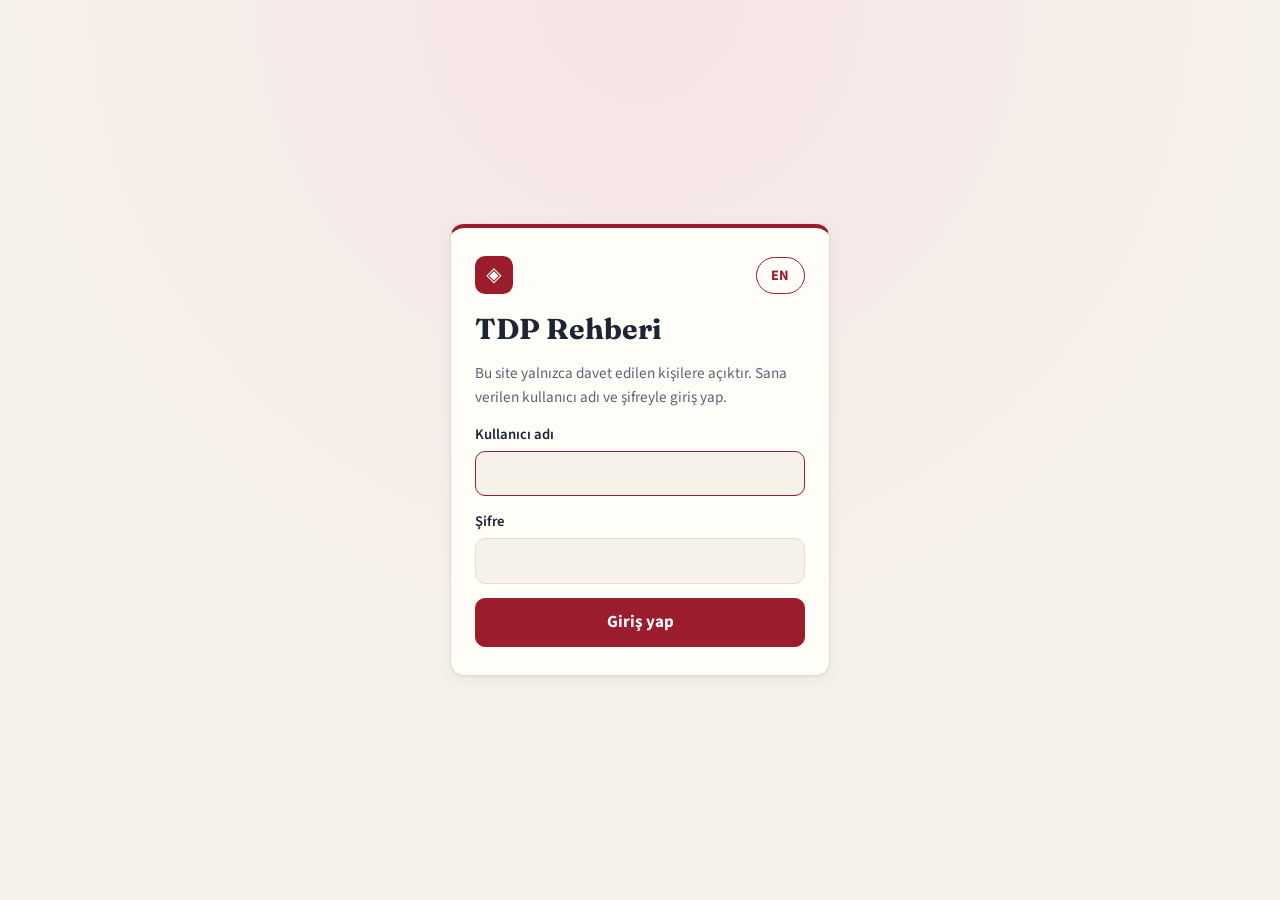
<file: index.html>
<!DOCTYPE html>
<!-- =============================================================
     index.html — Sitenin iskeleti (HTML)
     Benzetme: Bu dosya binanın odalarını çizer. Renkler style.css'te,
     butonların çalışması app.js'te, içerikler veri/ klasöründe.
     data-t="..." yazan yerlerdeki metinler veri/arayuz.js'den gelir
     (dil butonuna basınca Türkçe ↔ İngilizce değişir).
     ============================================================= -->
<html lang="tr">
<head>
  <meta charset="UTF-8">
  <meta name="viewport" content="width=device-width, initial-scale=1">
  <title>TDP Rehberi · Türk Dış Politikası</title>
  <meta name="description" content="Türk Dış Politikası tarihi, güncel gelişmeler ve politika başlıkları; Dışişleri sınavlarına hazırlananlar için quiz, bilgi kartları ve mülakat soruları. Turkish foreign policy study guide in Turkish and English.">
  <link rel="preconnect" href="https://fonts.googleapis.com">
  <link rel="preconnect" href="https://fonts.gstatic.com" crossorigin>
  <link href="https://fonts.googleapis.com/css2?family=Fraunces:opsz,wght@9..144,500;9..144,700&family=Source+Sans+3:wght@400;600;700&display=swap" rel="stylesheet">
  <link rel="stylesheet" href="style.css?v=22">
  <!-- UYGULAMA (PWA): telefona yüklenebilir sürüm için kimlik kartı ve simgeler -->
  <link rel="manifest" href="manifest.webmanifest">
  <meta name="theme-color" content="#9b1c2c">
  <link rel="icon" href="gorseller/ikon-192.png" type="image/png">
  <link rel="apple-touch-icon" href="gorseller/ikon-apple.png">
  <meta name="apple-mobile-web-app-title" content="TDP Rehberi">
  <!-- Arama motorları siteyi listelemesin (yalnızca davetliler için) -->
  <meta name="robots" content="noindex, nofollow">
  <!-- SAHTE KAPI: erişim listesi doluysa ve bu tarayıcı daha önce giriş yapmadıysa içeriği gizle -->
  <script src="veri/erisim.js?v=5"></script>
  <script>
    (function () {
      var kayitli = null;
      try { kayitli = localStorage.getItem("tdp-erisim"); } catch (e) {}
      if (typeof ERISIM !== "undefined" && ERISIM.length && ERISIM.indexOf(kayitli) < 0) {
        document.documentElement.classList.add("kilitli");
      }
    })();
  </script>
</head>
<body>

  <!-- GİRİŞ EKRANI (sahte kapı): yalnızca erişim listesi doluysa görünür -->
  <div class="kapi-ekran" id="kapi-ekran">
    <form class="kapi-form" id="kapi-form" autocomplete="on">
      <div class="kapi-ust">
        <span class="logo-isaret" aria-hidden="true">◈</span>
        <button class="dil-dugme" type="button" id="kapi-dil">EN</button>
      </div>
      <h1 data-t="kapiBaslik">TDP Rehberi</h1>
      <p class="giris" data-t="kapiAcik"></p>
      <label><span data-t="kapiKullanici">Kullanıcı adı</span>
        <input type="text" id="kapi-kullanici" name="username" autocomplete="username" autocapitalize="none" spellcheck="false" required></label>
      <label><span data-t="kapiSifre">Şifre</span>
        <input type="password" id="kapi-sifre" name="password" autocomplete="current-password" required></label>
      <p class="kapi-hata" id="kapi-hata" role="alert" hidden></p>
      <button class="dugme" type="submit" data-t="kapiGir">Giriş yap</button>
    </form>
  </div>

  <!-- ÇİZİM KÜTÜPHANESİ: sitede tekrar kullanılan, bu proje için çizilmiş küre (dünya) simgesi.
       <use href="#kure"/> yazılan her yerde bu çizim görünür. -->
  <svg width="0" height="0" style="position:absolute" aria-hidden="true">
    <symbol id="kure" viewBox="0 0 200 200">
      <g fill="none" stroke="currentColor" stroke-linecap="round">
        <circle cx="100" cy="100" r="62" stroke-width="2"/>
        <ellipse cx="100" cy="100" rx="24" ry="62" stroke-width="1.2" opacity=".75"/>
        <ellipse cx="100" cy="100" rx="46" ry="62" stroke-width="1.2" opacity=".55"/>
        <line x1="100" y1="38" x2="100" y2="162" stroke-width="1.2" opacity=".75"/>
        <line x1="38" y1="100" x2="162" y2="100" stroke-width="1.2" opacity=".75"/>
        <path d="M47 70 Q100 82 153 70 M47 130 Q100 118 153 130" stroke-width="1.2" opacity=".55"/>
        <!-- Diplomasi hatları: başkentleri bağlayan kesik yaylar -->
        <path d="M22 128 Q70 20 150 46" stroke-width="1.4" stroke-dasharray="3 5" opacity=".9"/>
        <path d="M60 176 Q150 150 184 78" stroke-width="1.4" stroke-dasharray="3 5" opacity=".9"/>
      </g>
      <g fill="currentColor">
        <circle cx="22" cy="128" r="4"/><circle cx="150" cy="46" r="4"/>
        <circle cx="60" cy="176" r="4"/><circle cx="184" cy="78" r="4"/>
        <circle cx="113" cy="88" r="5.5"/>
      </g>
      <circle cx="113" cy="88" r="11" fill="none" stroke="currentColor" stroke-width="1.2" opacity=".6"/>
    </symbol>
  </svg>

  <!-- ÜST BAŞLIK -->
  <header class="ust">
    <div class="kap ust-satir">
      <a href="#ana" class="logo">
        <span class="logo-isaret" aria-hidden="true">◈</span>
        <span>
          <strong data-t="logoAd">TDP Rehberi</strong>
          <small data-t="logoAlt">Türk Dış Politikası · sınav hazırlık</small>
        </span>
      </a>
      <div class="ust-araclar">
        <!-- ARAMA BUTONU: tüm sitede arar (kısayol: /) -->
        <button id="ara-dugme" class="ara-dugme" type="button" aria-haspopup="dialog">
          <svg viewBox="0 0 24 24" width="18" height="18" aria-hidden="true"><circle cx="10.5" cy="10.5" r="6.5" fill="none" stroke="currentColor" stroke-width="2"/><path d="M15.5 15.5 21 21" stroke="currentColor" stroke-width="2" stroke-linecap="round"/></svg>
          <span data-t="araDugme"></span>
        </button>
        <!-- DİL BUTONU: Türkçe ↔ İngilizce -->
        <button id="dil-dugme" class="dil-dugme" type="button"></button>
      </div>
    </div>
    <!-- MENÜ: her link bir sekmeyi açar (data-sekme ile eşleşir) -->
    <nav class="menu kap" aria-label="Menu">
      <a href="#ana" data-sekme="ana" data-t="menuAna"></a>
      <a href="#tarih" data-sekme="tarih" data-t="menuTarih"></a>
      <a href="#politikalar" data-sekme="politikalar" data-t="menuPolitikalar"></a>
      <a href="#karar" data-sekme="karar" data-t="menuKarar"></a>
      <a href="#temeller" data-sekme="temeller" data-t="menuTemeller"></a>
      <a href="#guncel" data-sekme="guncel" data-t="menuGuncel"></a>
      <a href="#dunya" data-sekme="dunya" data-t="menuDunya"></a>
      <a href="#quiz" data-sekme="quiz" data-t="menuQuiz"></a>
      <a href="#kartlar" data-sekme="kartlar" data-t="menuKartlar"></a>
      <a href="#mulakat" data-sekme="mulakat" data-t="menuMulakat"></a>
      <a href="#yazili" data-sekme="yazili" data-t="menuYazili"></a>
      <a href="#sozluk" data-sekme="sozluk" data-t="menuSozluk"></a>
      <a href="#arsiv" data-sekme="arsiv" data-t="menuArsiv"></a>
      <a href="#sinav" data-sekme="sinav" data-t="menuSinav"></a>
    </nav>
  </header>

  <main class="kap">

    <!-- ANA SAYFA -->
    <section id="ana" class="sekme">
      <!-- KARŞILAMA (hero): solda metin, sağda 1930'lardan bir dergi kapağı -->
      <div class="hero">
        <div class="gunes" aria-hidden="true"></div>
        <div class="hero-metin">
          <p class="ust-etiket" data-t="anaUstEtiket"></p>
          <h1 data-t-html="anaBaslik"></h1>
          <p class="giris" data-t-html="anaGiris"></p>
          <div class="dugmeler">
            <a class="dugme" href="#tarih" data-t="heroDugme1"></a>
            <a class="dugme ikincil" href="#quiz" data-t="heroDugme2"></a>
          </div>
        </div>
        <figure class="cerceve hero-gorsel">
          <img src="gorseller/turquie-kamaliste-afis.webp" width="702" height="956" data-alt="altAfis" alt="">
          <figcaption data-t="capAfis"></figcaption>
        </figure>
      </div>

      <div class="ozet-izgara" id="ana-ozet"></div>

      <!-- İLERLEME: bu tarayıcıda kaydedilen quiz ve kart sonuçları -->
      <div class="kutu ilerleme" id="ana-ilerleme" hidden></div>
      <!-- BU SİTE HAKKINDA: resmî olmadığı, kaynakları ve hata bildirimi -->
      <aside class="kutu hakkinda" aria-labelledby="hakkinda-baslik">
        <h2 id="hakkinda-baslik" data-t="hakkindaBaslik"></h2>
        <p data-t-html="hakkindaResmi"></p>
        <p data-t-html="hakkindaKaynak"></p>
        <p data-t-html="hakkindaHata"></p>
      </aside>

      <!-- KAPILAR: bölümlere görselli girişler -->
      <div class="kapilar">
        <a class="kapi" href="#tarih">
          <span class="kapi-gorsel"><img src="gorseller/turquie-kemaliste-bust.webp" width="960" height="1280" loading="lazy" data-alt="altBust" alt=""></span>
          <span class="kapi-metin"><b data-t="menuTarih"></b><small data-t="kapiTarih"></small></span>
        </a>
        <a class="kapi" href="#guncel">
          <span class="kapi-gorsel bayrakli"><img src="gorseller/bayrak.webp" width="960" height="640" loading="lazy" data-alt="altBayrak" alt=""></span>
          <span class="kapi-metin"><b data-t="menuGuncel"></b><small data-t="kapiGuncel"></small></span>
        </a>
        <a class="kapi" href="#dunya">
          <span class="kapi-gorsel kureli"><svg viewBox="0 0 200 200" aria-hidden="true"><use href="#kure"/></svg></span>
          <span class="kapi-metin"><b data-t="menuDunya"></b><small data-t="kapiDunya"></small></span>
        </a>
      </div>
      <div class="iki-sutun">
        <div class="kutu son-gelisme">
          <h2 data-t="anaSonTr"></h2>
          <div id="ana-son"></div>
          <a class="dugme ikincil" href="#guncel" data-t="tumunuGor"></a>
        </div>
        <div class="kutu son-gelisme">
          <h2 data-t="anaSonDunya"></h2>
          <div id="ana-dunya"></div>
          <a class="dugme ikincil" href="#dunya" data-t="tumunuGor"></a>
        </div>
      </div>
    </section>

    <!-- TARİH -->
    <section id="tarih" class="sekme" hidden>
      <!-- BANT: görselli bölüm başlığı -->
      <header class="bant">
        <img class="bant-gorsel" src="gorseller/turquie-kemaliste-bust.webp" width="960" height="1280" data-alt="altBust" alt="">
        <div class="bant-metin">
          <p class="ust-etiket" data-t="tarihUst"></p>
          <h1 data-t="tarihBaslik"></h1>
          <p data-t="tarihGiris"></p>
        </div>
      </header>
      <p class="kunye" data-t="capBust"></p>
      <!-- GÖRÜNÜM: dönemlere göre ya da tek bir konunun izleğine göre (atolye_ui.js) -->
      <div class="filtre izlek-gecis" id="izlek-gecis"></div>
      <div id="izlek" class="izlek" hidden></div>
      <div id="tarih-liste" class="zaman-cizelgesi"></div>
      <!-- ANTLAŞMALAR VE SINIRLAR HARİTASI (veri/atolye.js) -->
      <div class="kutu harita-kutu antlasma-kutu" id="antlasma-kutu"></div>
      <!-- DIŞİŞLERİ BAKANLARI: 1920'den bugüne (veri/bakanlar.js) -->
      <div class="kutu bakanlar" id="bakanlar"></div>
    </section>

    <!-- KARAR ANI: kriz simülasyonu (veri/atolye.js) -->
    <section id="karar" class="sekme" hidden>
      <p class="ust-etiket" data-t="kararUst"></p>
      <h1 data-t="kararBaslik"></h1>
      <p class="giris" data-t="kararGiris"></p>
      <div id="karar-kutu"></div>
    </section>

    <!-- POLİTİKALAR -->
    <section id="politikalar" class="sekme" hidden>
      <h1 data-t="polBaslik"></h1>
      <p class="giris" data-t="polGiris"></p>
      <!-- HARİTA: ülkeye tıklayınca ilgili politika dosyası açılır -->
      <div class="kutu harita-kutu" id="harita-kutu"></div>
      <div class="filtre" id="politika-filtre">
        <button class="cip aktif" data-oncelik="hepsi" data-t="filtreHepsi"></button>
        <button class="cip" data-oncelik="yuksek" data-t="filtreYuksek"></button>
        <button class="cip" data-oncelik="orta" data-t="filtreOrta"></button>
        <button class="cip" data-oncelik="dusuk" data-t="filtreDusuk"></button>
      </div>
      <div id="politika-liste" class="kart-izgara"></div>
      <!-- Bir başlığa tıklanınca ayrıntılı "dosya" burada açılır -->
      <div id="politika-dosya" hidden></div>
    </section>

    <!-- TEMEL KONULAR: UI kuramları, kavramlar, uluslararası hukuk, diplomasi -->
    <section id="temeller" class="sekme" hidden>
      <h1 data-t="temelBaslik"></h1>
      <p class="giris" data-t="temelGiris"></p>
      <div class="filtre" id="temel-filtre"></div>
      <div id="temel-liste" class="temel-liste"></div>
    </section>

    <!-- TÜRKİYE GÜNDEMİ -->
    <section id="guncel" class="sekme" hidden>
      <header class="bant bant-bayrak">
        <img class="bant-gorsel" src="gorseller/bayrak.webp" width="960" height="640" data-alt="altBayrak" alt="">
        <div class="bant-metin">
          <p class="ust-etiket" data-t="guncelUst"></p>
          <h1 data-t="guncelBaslik"></h1>
          <p id="guncel-giris"></p>
        </div>
      </header>
      <!-- BİLDİRİMLER: yeni Bakanlık açıklamalarında telefona bildirim (veri/bildirim.js) -->
      <div class="kutu bildirim-kutu" id="bildirim-kutu"></div>
      <!-- Robotun her gün doldurduğu kutu (veri/otomatik.js) -->
      <div class="kutu otomatik" id="otomatik-turkiye" hidden></div>
      <div class="kutu yaklasan">
        <h2 data-t="yaklasan"></h2>
        <ul id="yaklasan-liste"></ul>
      </div>
      <div id="duyuru-liste"></div>
    </section>

    <!-- DÜNYA GÜNDEMİ (yeni sekme) -->
    <section id="dunya" class="sekme" hidden>
      <header class="bant bant-kure">
        <svg class="bant-svg" viewBox="0 0 200 200" aria-hidden="true"><use href="#kure"/></svg>
        <div class="bant-metin">
          <p class="ust-etiket" data-t="dunyaUst"></p>
          <h1 data-t="dunyaBaslik"></h1>
          <p id="dunya-giris"></p>
        </div>
      </header>
      <div class="kutu otomatik" id="otomatik-dunya" hidden></div>
      <div class="kutu yaklasan">
        <h2 data-t="dunyaTakvim"></h2>
        <ul id="dunya-takvim"></ul>
      </div>
      <div class="filtre" id="dunya-filtre"></div>
      <div id="dunya-liste"></div>
    </section>

    <!-- QUIZ -->
    <section id="quiz" class="sekme" hidden>
      <h1 data-t="quizBaslik"></h1>
      <div class="filtre" id="quiz-filtre"></div>
      <div id="quiz-alan" class="kutu quiz-kutu"></div>
    </section>

    <!-- BİLGİ KARTLARI -->
    <section id="kartlar" class="sekme" hidden>
      <h1 data-t="kartBaslik"></h1>
      <p class="giris" data-t="kartGiris"></p>
      <div class="cevir-kap">
        <button id="kart" class="cevir-kart" aria-live="polite">
          <span class="yuz on" id="kart-on"></span>
          <span class="yuz arka" id="kart-arka"></span>
        </button>
      </div>
      <div class="kart-kontrol">
        <button class="dugme ikincil" id="kart-geri" data-t="onceki"></button>
        <span id="kart-sayac"></span>
        <button class="dugme ikincil" id="kart-ileri" data-t="sonraki"></button>
      </div>
      <div class="dugmeler ortala-flex">
        <button class="dugme ikincil" id="kart-tekrar" data-t="kartTekrar"></button>
        <button class="dugme" id="kart-bildim" data-t="kartBildim"></button>
      </div>
      <div class="ortala">
        <label class="secim"><input type="checkbox" id="kart-sadece"> <span data-t="kartSadece"></span></label>
        <button class="dugme metin" id="kart-karistir" data-t="karistir"></button>
      </div>
    </section>

    <!-- MÜLAKAT ANTRENMANI: hazırlık, tek soru, jüri simülasyonu, gelişim -->
    <section id="mulakat" class="sekme" hidden>
      <h1 data-t="mulakatBaslik"></h1>
      <p class="giris" data-t="mulakatGiris"></p>
      <div class="filtre" id="mulakat-mod">
        <button class="cip aktif" data-m-mod="hazirlik" data-t="mModHazirlik"></button>
        <button class="cip" data-m-mod="tek" data-t="mModTek"></button>
        <button class="cip" data-m-mod="juri" data-t="mModJuri"></button>
        <button class="cip" data-m-mod="gelisim" data-t="mModGelisim"></button>
      </div>
      <div id="mulakat-alan"></div>
    </section>

    <!-- YAZILI PRATİK: kompozisyon ve çeviri -->
    <section id="yazili" class="sekme" hidden>
      <h1 data-t="yaziliBaslik"></h1>
      <p class="giris" data-t="yaziliGiris"></p>
      <div class="filtre" id="yazili-mod">
        <button class="cip aktif" data-mod="kompozisyon" data-t="modKompozisyon"></button>
        <button class="cip" data-mod="ceviri" data-t="modCeviri"></button>
      </div>
      <div id="yazili-alan"></div>
    </section>

    <!-- SÖZLÜK: Bakanlık terminoloji listelerinden aranabilir sözlük -->
    <section id="sozluk" class="sekme" hidden>
      <h1 data-t="sozlukBaslik"></h1>
      <p class="giris" data-t="sozlukGiris"></p>
      <div class="arama-kutu">
        <input type="search" id="sozluk-ara" autocomplete="off" data-ph="sozlukAra">
      </div>
      <div class="filtre" id="sozluk-filtre"></div>
      <!-- HARF ÇUBUĞU: arama yokken alfabetik listede harfe atlamak için -->
      <div class="harf-cubugu" id="sozluk-harfler" hidden></div>
      <p class="pol-bolge" id="sozluk-durum"></p>
      <div id="sozluk-sonuc" class="sozluk-liste"></div>
    </section>

    <!-- ÇIKMIŞ SORULAR: konu düzeyinde arşiv ve tema sıklığı grafiği -->
    <section id="arsiv" class="sekme" hidden>
      <h1 data-t="arsivBaslik"></h1>
      <p class="giris" data-t="arsivGiris"></p>
      <div class="filtre" id="arsiv-sinav"></div>
      <div class="filtre" id="arsiv-bolum"></div>
      <div class="kutu arsiv-grafik" id="arsiv-grafik"></div>
      <div class="arsiv-ust"><label class="secim-satir"><span data-t="arsivTema"></span>: <select id="arsiv-tema"></select></label><span class="pol-bolge" id="arsiv-sayi"></span></div>
      <div id="arsiv-liste"></div>
      <p class="kunye" id="arsiv-kaynak"></p>
    </section>

    <!-- SINAV REHBERİ -->
    <section id="sinav" class="sekme" hidden>
      <h1 data-t="sinavBaslik"></h1>
      <div id="sinav-alan"></div>
    </section>

  </main>

  <!-- ARAMA PANELİ: üstteki Ara butonuyla açılır -->
  <div class="ara-panel" id="ara-panel" role="dialog" aria-modal="true" aria-labelledby="ara-baslik" hidden>
    <div class="ara-ic">
      <div class="ara-satir">
        <h2 id="ara-baslik" class="gizli-baslik" data-t="araBaslik"></h2>
        <input type="search" id="ara-girdi" autocomplete="off" data-ph="araPh">
        <button class="dugme metin" id="ara-kapat" type="button" data-t="araKapat"></button>
      </div>
      <p class="pol-bolge" id="ara-durum"></p>
      <div id="ara-sonuc" class="ara-sonuc"></div>
    </div>
  </div>

  <!-- Harita ve grafik için ortak açıklama balonu (tooltip) -->
  <div class="balon" id="balon" role="tooltip" hidden></div>

  <!-- ALT BİLGİ: sitenin resmî olmadığını açıkça belirtiyoruz -->
  <footer class="alt">
    <div class="kap"><p data-t-html="altBilgi"></p>
    <div class="kur-kutu" id="kur-kutu" hidden><p data-t="kurAcik"></p><button class="dugme" id="kur-dugme" type="button" data-t="kurDugme"></button><p class="pol-bolge" id="kur-ios" data-t="kurIos" hidden></p></div><p class="kunye" data-t="altKunye"></p><p><button class="dugme metin" id="cikis-dugme" type="button" data-t="kapiCikis" hidden></button></p></div>
  </footer>

  <!-- ÖNCE VERİLER, SONRA UYGULAMA (sıra önemli!) -->
  <script src="veri/arayuz.js?v=2"></script>
  <script src="veri/tarih.js"></script>
  <script src="veri/politikalar.js"></script>
  <script src="veri/duyurular.js"></script>
  <script src="veri/dunya.js"></script>
  <script src="veri/sorular.js"></script>
  <script src="veri/mulakat.js"></script>
  <script src="veri/quiz_ek.js"></script>
  <script src="veri/quiz_kitap.js"></script>
  <script src="veri/arsiv.js"></script>
  <script src="veri/harita.js"></script>
  <script src="veri/sinav.js"></script>
  <script src="veri/bakanlar.js"></script>
  <script src="veri/temeller.js"></script>
  <script src="veri/ek_icerik.js"></script>
  <script src="veri/atolye.js?v=3"></script>
  <script src="veri/otomatik.js"></script>
  <script src="veri/bildirim.js"></script>
  <script src="app.js?v=23"></script>
  <script src="atolye_ui.js?v=1"></script>
</body>
</html>
</file>
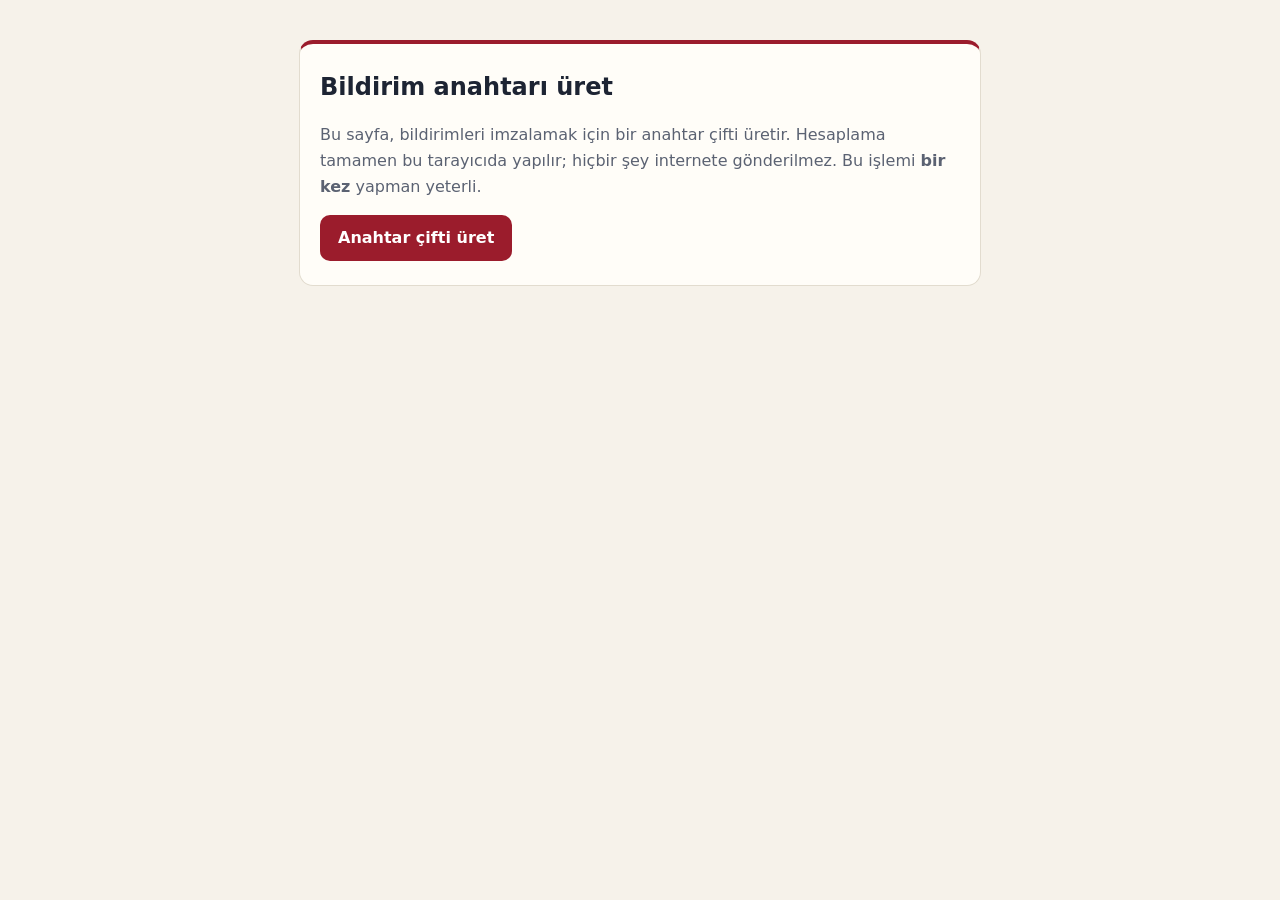
<file: bildirim-anahtari.html>
<!DOCTYPE html>
<!-- =============================================================
     bildirim-anahtari.html — Bildirim anahtar çifti üretir (VAPID)
     Hesaplama tamamen bu tarayıcıda yapılır; hiçbir yere gönderilmez.
     Gizli anahtar GitHub Secrets'a (VAPID_OZEL), açık anahtar veri/bildirim.js'e gider.
     ============================================================= -->
<html lang="tr">
<head>
  <meta charset="UTF-8">
  <meta name="viewport" content="width=device-width, initial-scale=1">
  <meta name="robots" content="noindex, nofollow">
  <title>Bildirim anahtarı · TDP Rehberi</title>
  <style>
    :root { --zemin:#f6f2ea; --yuzey:#fffdf8; --metin:#1d2433; --soluk:#5b6272; --cizgi:#e2dccf; --vurgu:#9b1c2c; --uyari:#8a5a00; --uyari-acik:#f8eed8; }
    @media (prefers-color-scheme: dark) { :root { --zemin:#14171f; --yuzey:#1c2029; --metin:#ebe7df; --soluk:#a3a8b3; --cizgi:#2e333e; --vurgu:#e0697a; --uyari:#e2b558; --uyari-acik:#332a17; } }
    body { margin:0; background:var(--zemin); color:var(--metin); font:16px/1.6 system-ui,-apple-system,"Segoe UI",sans-serif; }
    main { max-width:640px; margin:40px auto; padding:24px 20px; background:var(--yuzey); border:1px solid var(--cizgi); border-top:4px solid var(--vurgu); border-radius:14px; }
    h1 { font-size:1.5rem; margin:0 0 8px; } h2 { font-size:1.1rem; margin:22px 0 6px; }
    p { color:var(--soluk); }
    textarea { width:100%; box-sizing:border-box; font:.82rem/1.4 ui-monospace,Consolas,monospace; padding:10px; border:1.5px solid var(--cizgi); border-radius:10px; background:var(--zemin); color:var(--metin); }
    button { font:inherit; font-weight:700; cursor:pointer; border:0; background:var(--vurgu); color:#fff; padding:10px 18px; border-radius:10px; }
    button.ikincil { background:none; color:var(--vurgu); border:1.5px solid var(--vurgu); padding:6px 12px; margin-top:6px; }
    .uyari { background:var(--uyari-acik); color:var(--uyari); border-radius:10px; padding:10px 12px; font-weight:600; }
    [hidden] { display:none !important; }
  </style>
</head>
<body>
<main>
  <h1>Bildirim anahtarı üret</h1>
  <p>Bu sayfa, bildirimleri imzalamak için bir anahtar çifti üretir. Hesaplama tamamen bu tarayıcıda yapılır; hiçbir şey internete gönderilmez. Bu işlemi <b>bir kez</b> yapman yeterli.</p>
  <button id="uret">Anahtar çifti üret</button>
  <div id="sonuc" hidden>
    <h2>1. Gizli anahtar → GitHub Secrets: <code>VAPID_OZEL</code></h2>
    <p class="uyari">Bu anahtarı kimseyle paylaşma ve sohbete yapıştırma. Sadece GitHub'daki gizli ayara yapıştır.</p>
    <textarea id="ozel" rows="6" readonly></textarea>
    <button class="ikincil" data-kopyala="ozel">Gizli anahtarı kopyala</button>
    <h2>2. Açık anahtar → Claude'a gönder</h2>
    <p>Bu anahtar gizli değildir; siteye eklenmesi gerekir. Kopyalayıp sohbete yapıştırabilirsin.</p>
    <textarea id="acik" rows="3" readonly></textarea>
    <button class="ikincil" data-kopyala="acik">Açık anahtarı kopyala</button>
    <p>Sayfayı kapatırsan anahtarlar kaybolur; ikisini de yerine koymadan kapatma. Kaybolursa yeni bir çift üretip ikisini birlikte değiştirmen yeterli.</p>
  </div>
</main>
<script>
  const b64url = buf => btoa(String.fromCharCode(...new Uint8Array(buf))).replace(/\+/g, "-").replace(/\//g, "_").replace(/=+$/, "");
  const pem = buf => "-----BEGIN PRIVATE KEY-----\n" + btoa(String.fromCharCode(...new Uint8Array(buf))).match(/.{1,64}/g).join("\n") + "\n-----END PRIVATE KEY-----";
  document.getElementById("uret").onclick = async () => {
    // P-256 eliptik eğri anahtarı: Web Push standardının (VAPID) istediği tür
    const cift = await crypto.subtle.generateKey({ name: "ECDSA", namedCurve: "P-256" }, true, ["sign", "verify"]);
    document.getElementById("ozel").value = pem(await crypto.subtle.exportKey("pkcs8", cift.privateKey));
    document.getElementById("acik").value = b64url(await crypto.subtle.exportKey("raw", cift.publicKey));
    document.getElementById("sonuc").hidden = false;
    document.getElementById("uret").hidden = true;
  };
  document.addEventListener("click", async e => {
    const id = e.target.dataset.kopyala; if (!id) return;
    const ta = document.getElementById(id); ta.select();
    try { await navigator.clipboard.writeText(ta.value); } catch (err) { document.execCommand("copy"); }
    e.target.textContent = "Kopyalandı ✓";
  });
</script>
</body>
</html>
</file>
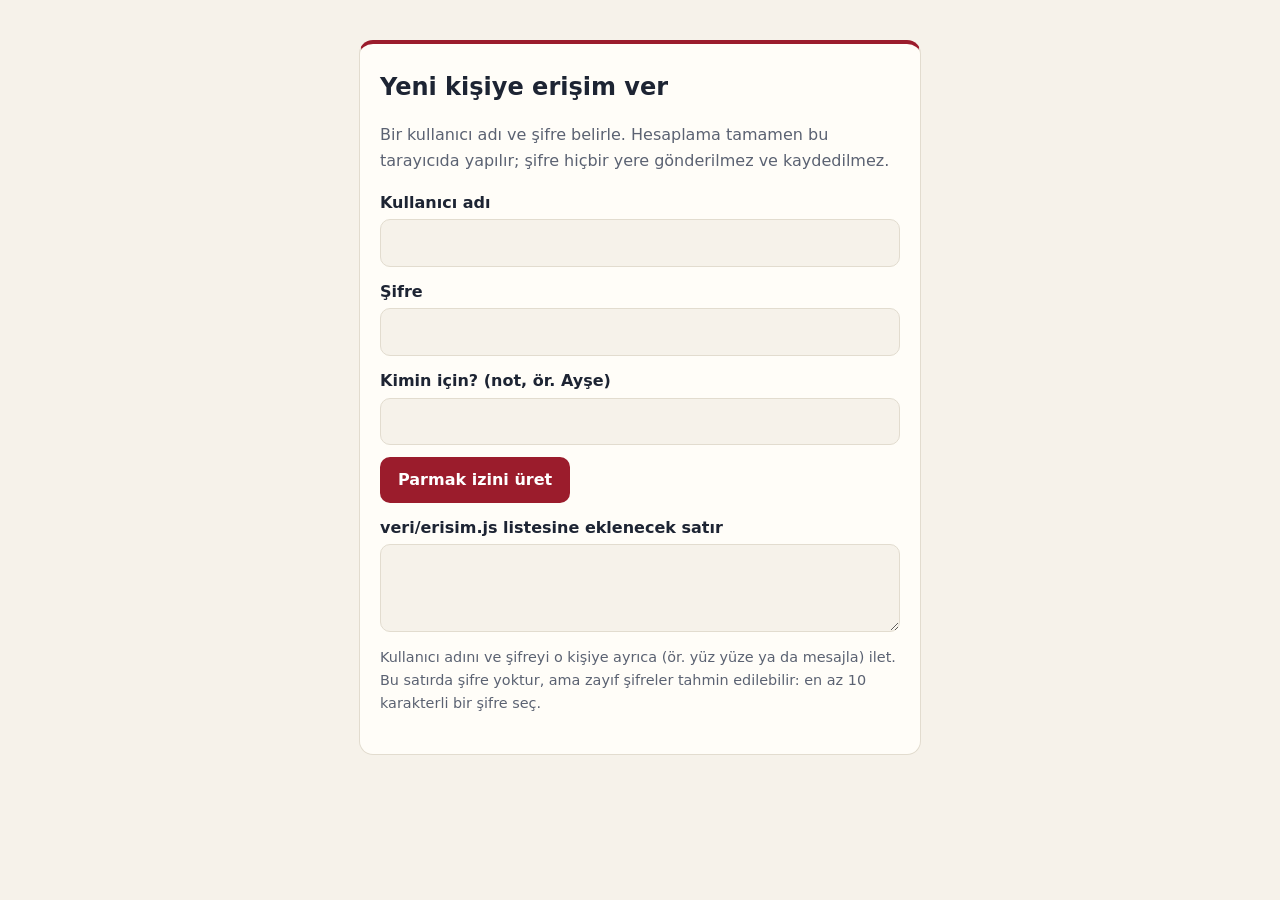
<file: erisim-olustur.html>
<!DOCTYPE html>
<!-- =============================================================
     erisim-olustur.html — Yeni kullanıcı için "parmak izi" üretir
     Şifre bu sayfadan hiçbir yere gönderilmez; hesaplama senin tarayıcında yapılır.
     Çıkan satırı veri/erisim.js içindeki listeye ekle.
     ============================================================= -->
<html lang="tr">
<head>
  <meta charset="UTF-8">
  <meta name="viewport" content="width=device-width, initial-scale=1">
  <meta name="robots" content="noindex, nofollow">
  <title>Erişim oluştur · TDP Rehberi</title>
  <style>
    :root { --zemin:#f6f2ea; --yuzey:#fffdf8; --metin:#1d2433; --soluk:#5b6272; --cizgi:#e2dccf; --vurgu:#9b1c2c; }
    @media (prefers-color-scheme: dark) { :root { --zemin:#14171f; --yuzey:#1c2029; --metin:#ebe7df; --soluk:#a3a8b3; --cizgi:#2e333e; --vurgu:#e0697a; } }
    body { margin:0; background:var(--zemin); color:var(--metin); font:16px/1.6 system-ui,-apple-system,"Segoe UI",sans-serif; }
    main { max-width:520px; margin:40px auto; padding:24px 20px; background:var(--yuzey); border:1px solid var(--cizgi); border-top:4px solid var(--vurgu); border-radius:14px; }
    h1 { font-size:1.5rem; margin:0 0 8px; }
    p { color:var(--soluk); }
    label { display:grid; gap:4px; font-weight:600; margin:12px 0; }
    input, textarea { font:inherit; padding:10px 12px; border:1.5px solid var(--cizgi); border-radius:10px; background:var(--zemin); color:var(--metin); }
    textarea { width:100%; box-sizing:border-box; font-family:ui-monospace,Consolas,monospace; font-size:.85rem; }
    button { font:inherit; font-weight:700; cursor:pointer; border:0; background:var(--vurgu); color:#fff; padding:10px 18px; border-radius:10px; }
    .uyari { font-size:.9rem; }
  </style>
</head>
<body>
<main>
  <h1>Yeni kişiye erişim ver</h1>
  <p>Bir kullanıcı adı ve şifre belirle. Hesaplama tamamen bu tarayıcıda yapılır; şifre hiçbir yere gönderilmez ve kaydedilmez.</p>
  <form id="form">
    <label>Kullanıcı adı <input id="k" autocomplete="off" autocapitalize="none" spellcheck="false" required></label>
    <label>Şifre <input id="s" type="text" autocomplete="off" required></label>
    <label>Kimin için? (not, ör. Ayşe) <input id="n" autocomplete="off"></label>
    <button type="submit">Parmak izini üret</button>
  </form>
  <label>veri/erisim.js listesine eklenecek satır <textarea id="cikti" rows="3" readonly></textarea></label>
  <p class="uyari">Kullanıcı adını ve şifreyi o kişiye ayrıca (ör. yüz yüze ya da mesajla) ilet. Bu satırda şifre yoktur, ama zayıf şifreler tahmin edilebilir: en az 10 karakterli bir şifre seç.</p>
</main>
<script>
  // app.js'teki erisimIzi() ile birebir aynı hesaplama
  async function iz(k, s) {
    const metin = "tdp-rehberi|" + k.trim().toLocaleLowerCase("tr") + "|" + s;
    const o = await crypto.subtle.digest("SHA-256", new TextEncoder().encode(metin));
    return [...new Uint8Array(o)].map(b => b.toString(16).padStart(2, "0")).join("");
  }
  document.getElementById("form").addEventListener("submit", async e => {
    e.preventDefault();
    const h = await iz(document.getElementById("k").value, document.getElementById("s").value);
    const not = document.getElementById("n").value.replace(/[\r\n]/g, " ").trim();
    document.getElementById("cikti").value = `  "${h}",${not ? " // " + not : ""}`;
    document.getElementById("cikti").select();
  });
</script>
</body>
</html>
</file>
<file: style.css>
/* =============================================================
   style.css — Sitenin görünümü (CSS)
   Benzetme: Boyası, mobilyası, ışıkları. İçeriği değiştirmez, sadece
   nasıl göründüğünü belirler.
   İPUCU: Renkleri değiştirmek için sadece aşağıdaki :root bloğunu düzenle.
   ============================================================= */

:root {
  --zemin: #f6f2ea;          /* sayfa arka planı (kâğıt tonu) */
  --yuzey: #fffdf8;          /* kutuların arka planı */
  --metin: #1d2433;          /* ana yazı rengi */
  --soluk: #5b6272;          /* ikincil yazı */
  --cizgi: #e2dccf;          /* ince çizgiler */
  --vurgu: #9b1c2c;          /* ana vurgu rengi (bordo) */
  --vurgu-acik: #f6e3e5;
  --resmi: #1f4e79;          /* "Resmî tutum" etiketi (lacivert) */
  --resmi-acik: #e3edf7;
  --analiz: #8a5a00;         /* "Analiz" etiketi (hardal) */
  --analiz-acik: #f8eed8;
  --dogru: #1e7a46;
  --yanlis: #b3261e;
  --golge: 0 1px 2px rgba(29,36,51,.06), 0 4px 16px rgba(29,36,51,.05);
  --yuvarlak: 14px;
  --baslik-font: "Fraunces", Georgia, "Times New Roman", serif;
  --govde-font: "Source Sans 3", system-ui, -apple-system, "Segoe UI", sans-serif;
}

/* Karanlık mod: bilgisayar/telefon karanlık temadaysa otomatik devreye girer */
@media (prefers-color-scheme: dark) {
  :root {
    --zemin: #14171f;
    --yuzey: #1c2029;
    --metin: #ebe7df;
    --soluk: #a3a8b3;
    --cizgi: #2e333e;
    --vurgu: #e0697a;
    --vurgu-acik: #3a2026;
    --resmi: #8bb8e8;
    --resmi-acik: #1d2a3a;
    --analiz: #e2b558;
    --analiz-acik: #332a17;
    --dogru: #5fc88d;
    --yanlis: #f08079;
    --golge: none;
  }
}

* { box-sizing: border-box; }
[hidden] { display: none !important; } /* gizli öğe, kendi display ayarı olsa bile gizli kalsın */
html { scroll-behavior: smooth; }
body {
  margin: 0;
  background: var(--zemin);
  color: var(--metin);
  font-family: var(--govde-font);
  font-size: 17px;
  line-height: 1.6;
}
a { color: var(--vurgu); }
h1, h2, h3 { font-family: var(--baslik-font); font-weight: 700; line-height: 1.2; margin: 0 0 .5em; }
h1 { font-size: clamp(1.8rem, 4vw, 2.6rem); }
h2 { font-size: 1.35rem; }
h3 { font-size: 1.15rem; }

/* Sayfa genişliğini sınırlayan kap */
.kap { max-width: 1040px; margin: 0 auto; padding: 0 16px; }

/* ---------- ÜST BAŞLIK VE MENÜ ---------- */
.ust {
  background: var(--yuzey);
  border-bottom: 1px solid var(--cizgi);
  position: sticky; top: 0; z-index: 10;
}
.ust-satir { display: flex; justify-content: space-between; align-items: center; gap: 12px; }
.logo {
  display: flex; align-items: center; gap: 12px;
  padding: 14px 0 8px; text-decoration: none; color: var(--metin);
}
/* DİL BUTONU */
.dil-dugme {
  font: inherit; font-weight: 700; font-size: .9rem; letter-spacing: .05em; cursor: pointer;
  border: 1.5px solid var(--vurgu); color: var(--vurgu); background: transparent;
  border-radius: 999px; padding: 6px 14px; flex: none;
}
.dil-dugme:hover { background: var(--vurgu); color: #fff; }
.logo-isaret {
  width: 38px; height: 38px; border-radius: 10px;
  display: grid; place-items: center;
  background: var(--vurgu); color: #fff; font-size: 20px;
}
.logo strong { display: block; font-family: var(--baslik-font); font-size: 1.2rem; }
.logo small { color: var(--soluk); font-size: .85rem; }

.menu {
  display: flex; gap: 4px; overflow-x: auto; padding-bottom: 8px;
  scrollbar-width: none;
}
.menu::-webkit-scrollbar { display: none; }
.menu a {
  flex: none; padding: 8px 14px; border-radius: 999px;
  text-decoration: none; color: var(--soluk); font-weight: 600; font-size: .95rem;
}
.menu a:hover { color: var(--metin); background: var(--zemin); }
.menu a.aktif { background: var(--vurgu); color: #fff; }

.sekme { scroll-margin-top: 200px; } /* #adresle açılınca başlık menünün altında kalmasın */
main { padding-top: 32px; padding-bottom: 48px; min-height: 70vh; }
.giris { color: var(--soluk); max-width: 680px; }

/* ---------- ORTAK PARÇALAR ---------- */
.kutu {
  background: var(--yuzey); border: 1px solid var(--cizgi);
  border-radius: var(--yuvarlak); padding: 20px; box-shadow: var(--golge);
  margin-bottom: 20px;
}
.etiket {
  display: inline-block; font-size: .75rem; font-weight: 700; letter-spacing: .04em;
  text-transform: uppercase; padding: 2px 8px; border-radius: 6px;
}
.etiket.resmi { background: var(--resmi-acik); color: var(--resmi); }
.etiket.analiz { background: var(--analiz-acik); color: var(--analiz); }
.etiket.haber { background: var(--zemin); color: var(--soluk); border: 1px solid var(--cizgi); }
.etiket.yuksek { background: var(--vurgu-acik); color: var(--vurgu); }
.etiket.orta { background: var(--analiz-acik); color: var(--analiz); }
.etiket.dusuk { background: var(--zemin); color: var(--soluk); }

.dugme {
  font: inherit; font-weight: 700; cursor: pointer;
  border: 1px solid var(--vurgu); background: var(--vurgu); color: #fff;
  padding: 10px 18px; border-radius: 10px; text-decoration: none; display: inline-block;
}
.dugme:hover { filter: brightness(1.08); }
.dugme.ikincil { background: transparent; color: var(--vurgu); }
.dugme.metin { background: none; border: none; color: var(--soluk); text-decoration: underline; }
.dugme:disabled { opacity: .4; cursor: default; }
.dugmeler { display: flex; flex-wrap: wrap; gap: 10px; }
.ortala { text-align: center; }

.filtre { display: flex; flex-wrap: wrap; gap: 8px; margin: 16px 0 20px; }
.cip {
  font: inherit; font-size: .9rem; cursor: pointer;
  border: 1px solid var(--cizgi); background: var(--yuzey); color: var(--soluk);
  padding: 6px 14px; border-radius: 999px;
}
.cip.aktif { border-color: var(--vurgu); color: var(--vurgu); background: var(--vurgu-acik); font-weight: 700; }

.kavramlar { display: flex; flex-wrap: wrap; gap: 6px; margin-top: 10px; }
.kavramlar span {
  font-size: .85rem; padding: 3px 10px; border-radius: 999px;
  background: var(--zemin); border: 1px solid var(--cizgi);
}
.kavramlar i { color: var(--soluk); font-style: normal; }
.iki-sutun { display: grid; gap: 16px; grid-template-columns: repeat(auto-fit, minmax(300px, 1fr)); }
.iki-sutun .kutu { margin-bottom: 0; }
.baglanti { background: var(--resmi-acik); border-radius: 10px; padding: 10px 12px; font-size: .95rem; }
.baglanti b { color: var(--resmi); }

/* ---------- ANA SAYFA ---------- */
.ust-etiket { color: var(--vurgu); font-weight: 700; text-transform: uppercase; letter-spacing: .08em; font-size: .8rem; margin: 0 0 8px; }

/* Karşılama (hero): metin + dergi kapağı, arkada art deco güneş ışınları */
.hero {
  position: relative; display: grid; gap: 40px; align-items: center;
  grid-template-columns: minmax(0, 1.35fr) minmax(0, 1fr);
  padding: 8px 0 36px; isolation: isolate;
  overflow-x: clip; overflow-y: visible; /* ışınlar sayfayı yana taşırmasın */
}
.hero h1 { font-size: clamp(2rem, 4.6vw, 3.2rem); letter-spacing: -.01em; }
.hero em { font-style: normal; color: var(--vurgu); }
.hero .dugmeler { margin-top: 22px; }
.gunes {
  /* 1930'ların afişlerindeki ışın motifi: CSS ile çizilmiş */
  position: absolute; z-index: -1; right: -10%; top: -40px; width: 75%; aspect-ratio: 1;
  background: repeating-conic-gradient(from 0deg at 50% 50%,
    color-mix(in srgb, var(--vurgu) 9%, transparent) 0deg 3deg, transparent 3deg 10deg);
  -webkit-mask: radial-gradient(circle, #000 18%, transparent 68%);
          mask: radial-gradient(circle, #000 18%, transparent 68%);
  pointer-events: none;
}
.hero-gorsel { max-width: 380px; justify-self: center; transform: rotate(1.2deg); }

/* Çerçeve: görselleri eski bir paspartu gibi sunar, köşelerde art deco köşebentler */
.cerceve {
  position: relative; margin: 0; background: var(--yuzey); padding: 12px 12px 10px;
  border: 1px solid var(--cizgi); box-shadow: 0 10px 30px rgba(29,36,51,.14);
}
.cerceve img { display: block; width: 100%; height: auto; }
.cerceve figcaption { font-size: .8rem; color: var(--soluk); padding-top: 9px; line-height: 1.45; font-style: italic; }
.cerceve::before, .cerceve::after {
  content: ""; position: absolute; width: 22px; height: 22px; border: 2px solid var(--vurgu);
}
.cerceve::before { top: -7px; left: -7px; border-right: 0; border-bottom: 0; }
.cerceve::after { bottom: -7px; right: -7px; border-left: 0; border-top: 0; }

/* Kapılar: görselli bölüm girişleri */
.kapilar { display: grid; gap: 16px; grid-template-columns: repeat(3, 1fr); margin: 4px 0 24px; }
.kapi {
  display: flex; flex-direction: column; text-decoration: none; color: var(--metin);
  background: var(--yuzey); border: 1px solid var(--cizgi); border-radius: var(--yuvarlak);
  overflow: hidden; box-shadow: var(--golge); transition: transform .2s, border-color .2s;
}
.kapi:hover { transform: translateY(-3px); border-color: var(--vurgu); }
.kapi-gorsel { display: block; height: 150px; overflow: hidden; background: #1d2433; position: relative; }
.kapi-gorsel img { width: 100%; height: 100%; object-fit: cover; object-position: center 30%;
  filter: grayscale(1) contrast(1.1) brightness(.9); transition: transform .5s, filter .5s; }
.kapi:hover .kapi-gorsel img { transform: scale(1.05); filter: grayscale(.2) contrast(1.05); }
.kapi-gorsel.bayrakli img { filter: none; object-position: 20% center; }
.kapi-gorsel.kureli { display: grid; place-items: center; color: #f3e7c9;
  background: radial-gradient(circle at 30% 30%, #2a3550, #141a28); }
.kapi-gorsel.kureli svg { width: 130px; height: 130px; }
.kapi-metin { padding: 14px 16px 16px; }
.kapi-metin b { display: block; font-family: var(--baslik-font); font-size: 1.2rem; }
.kapi-metin small { color: var(--soluk); font-size: .9rem; }

/* Bant: görselli bölüm başlığı (Tarih, Türkiye Gündemi, Dünya Gündemi) */
.bant {
  position: relative; overflow: hidden; border-radius: var(--yuvarlak); min-height: 240px;
  background: #141a28; color: #f6f2ea; display: flex; align-items: flex-end; margin-bottom: 20px;
}
.bant-gorsel { position: absolute; inset: 0; width: 100%; height: 100%; object-fit: cover; object-position: center 25%;
  filter: grayscale(1) contrast(1.15); opacity: .55; }
.bant::after { content: ""; position: absolute; inset: 0;
  background: linear-gradient(90deg, rgba(20,26,40,.96) 0%, rgba(20,26,40,.75) 45%, rgba(155,28,44,.35) 100%); }
.bant-metin { position: relative; z-index: 1; padding: 28px; max-width: 640px; }
.bant-metin h1 { color: #fff; margin-bottom: .25em; }
.bant-metin p { margin: 0; color: rgba(246,242,234,.85); }
.bant-metin .ust-etiket { color: #f0b3bb; }
.bant-metin strong { color: #fff; }
.bant-bayrak .bant-gorsel { filter: none; opacity: 1; object-position: 15% center; }
.bant-bayrak::after { background: linear-gradient(90deg, rgba(20,26,40,.15) 0%, rgba(20,26,40,.85) 38%, rgba(20,26,40,.96) 100%); }
.bant-bayrak .bant-metin { margin-left: auto; }
.bant-kure { background: radial-gradient(circle at 85% 40%, #2a3550, #141a28 70%); }
.bant-kure::after { background: none; }
.bant-svg { position: absolute; right: 4%; top: 50%; transform: translateY(-50%); width: 260px; height: 260px; color: #f3e7c9; opacity: .9; }
.bant + .kunye { margin-top: -14px; }
.kunye { font-size: .78rem; color: var(--soluk); font-style: italic; margin: 6px 2px 18px; }

/* Tarih sekmesinde dönem görseli */
.donem-gorsel { margin: 4px 0 18px; max-width: 560px; }
.ozet-izgara {
  display: grid; gap: 14px; margin-bottom: 24px;
  grid-template-columns: repeat(auto-fit, minmax(150px, 1fr));
}
.ozet-izgara a {
  background: var(--yuzey); border: 1px solid var(--cizgi); border-radius: var(--yuvarlak);
  padding: 16px; text-decoration: none; color: var(--metin); box-shadow: var(--golge);
}
.ozet-izgara a:hover { border-color: var(--vurgu); }
.ozet-izgara b { display: block; font-family: var(--baslik-font); font-size: 2rem; color: var(--vurgu); }
.ozet-izgara span { color: var(--soluk); font-size: .95rem; }

/* ---------- TARİH: ZAMAN ÇİZELGESİ ---------- */
.zaman-cizelgesi { position: relative; padding-left: 28px; }
.zaman-cizelgesi::before {
  content: ""; position: absolute; left: 8px; top: 6px; bottom: 6px;
  width: 2px; background: var(--cizgi);
}
.donem { position: relative; margin-bottom: 14px; }
.donem::before {
  content: ""; position: absolute; left: -26px; top: 22px;
  width: 14px; height: 14px; border-radius: 50%;
  background: var(--yuzey); border: 3px solid var(--vurgu);
}
.donem details { padding: 0; }
.donem summary {
  list-style: none; cursor: pointer; padding: 16px 20px;
}
.donem summary::-webkit-details-marker { display: none; }
.donem-yil { color: var(--vurgu); font-weight: 700; font-size: .9rem; }
.donem summary h3 { margin: 2px 0 6px; }
.donem summary p { margin: 0; color: var(--soluk); }
/* Buton yazısı HTML'deki data-goster / data-gizle'den gelir (dile göre değişir) */
.donem summary::after { content: attr(data-goster); display: block; margin-top: 8px; font-size: .85rem; color: var(--vurgu); font-weight: 600; }
.donem details[open] summary::after { content: attr(data-gizle); }
.olaylar { padding: 0 20px 18px; }
.olay { display: grid; grid-template-columns: 130px 1fr; gap: 12px; padding: 12px 0; border-top: 1px dashed var(--cizgi); }
.olay-yil { font-weight: 700; font-size: .9rem; }
.olay p { margin: 0; }
.olay .onem { color: var(--soluk); font-size: .95rem; margin-top: 2px; }
.olay .sayfa { font-size: .8rem; color: var(--soluk); white-space: nowrap; }
.donem-deger { margin: 14px 0 6px; padding: 12px 14px; border-left: 3px solid var(--analiz); background: var(--analiz-acik); border-radius: 6px; }
.donem-deger h4 { margin: 0 0 6px; font-size: .95rem; }
.donem-deger p { margin: 0; line-height: 1.55; }
.donem-kaynak { font-size: .82rem; color: var(--soluk); margin-top: 8px; }


/* ---------- POLİTİKA KARTLARI ---------- */
.kart-izgara { display: grid; gap: 16px; grid-template-columns: repeat(auto-fill, minmax(300px, 1fr)); }
.pol-kart { display: flex; flex-direction: column; margin: 0; }
.pol-ust { display: flex; justify-content: space-between; align-items: center; gap: 8px; margin-bottom: 6px; }
.pol-bolge { color: var(--soluk); font-size: .85rem; }
.pol-blok { border-left: 3px solid; padding: 4px 0 4px 12px; margin: 12px 0 0; }
.pol-blok.resmi { border-color: var(--resmi); }
.pol-blok.analiz { border-color: var(--analiz); }
.pol-blok p { margin: 6px 0 0; font-size: .97rem; }
.pol-kart details { margin-top: 12px; }
.pol-kart summary { cursor: pointer; color: var(--vurgu); font-weight: 600; font-size: .95rem; }
.pol-soru { background: var(--zemin); border-radius: 10px; padding: 10px 12px; margin-top: 10px; font-style: italic; }

/* ---------- GÜNCEL ---------- */
.duyuru { display: grid; grid-template-columns: 92px 1fr; gap: 16px; }
.duyuru-tarih { text-align: center; border-right: 1px solid var(--cizgi); padding-right: 12px; }
.duyuru-tarih b { display: block; font-family: var(--baslik-font); font-size: 1.9rem; line-height: 1; color: var(--vurgu); }
.duyuru-tarih span { font-size: .85rem; color: var(--soluk); }
.duyuru h3 { margin: 6px 0; }
.duyuru p { margin: 6px 0; }
.sinav-notu { background: var(--vurgu-acik); border-radius: 10px; padding: 10px 12px; font-size: .95rem; }
.sinav-notu b { color: var(--vurgu); }
.kaynak { font-size: .9rem; font-weight: 600; }
.yaklasan ul { margin: 0; padding-left: 18px; }
.yaklasan li { margin-bottom: 6px; }
.son-gelisme .mini { padding: 10px 0; border-top: 1px dashed var(--cizgi); }
.son-gelisme .mini:first-child { border-top: none; }
.son-gelisme .mini small { color: var(--soluk); }

/* ---------- OTOMATİK BAŞLIKLAR ---------- */
.otomatik { border-left: 4px solid var(--analiz); }
.oto-ust { display: flex; align-items: center; gap: 10px; flex-wrap: wrap; }
.oto-ust h2 { margin: 0; }
.oto-izgara { display: grid; gap: 18px; grid-template-columns: repeat(auto-fit, minmax(280px, 1fr)); margin-top: 8px; }
.oto-kaynak h3 { font-size: 1rem; margin-bottom: 6px; }
.oto-kaynak h3 .kaynak { font-family: var(--govde-font); font-size: .8rem; margin-left: 6px; }
.oto-kaynak ul { list-style: none; margin: 0; padding: 0; }
.oto-kaynak li { padding: 7px 0; border-top: 1px dashed var(--cizgi); font-size: .95rem; line-height: 1.4; }
.oto-kaynak li small { display: block; color: var(--soluk); font-size: .8rem; }
.oto-kaynak li a { color: var(--metin); text-decoration: none; }
.oto-kaynak li a:hover { color: var(--vurgu); text-decoration: underline; }
.oto-diger { margin-top: 14px; }
.oto-diger summary { cursor: pointer; color: var(--vurgu); font-weight: 600; font-size: .95rem; }

/* ---------- QUIZ ---------- */
.quiz-kutu { max-width: 720px; }
.quiz-ilerleme { height: 6px; background: var(--zemin); border-radius: 999px; overflow: hidden; margin-bottom: 16px; }
.quiz-ilerleme div { height: 100%; background: var(--vurgu); transition: width .3s; }
.quiz-bilgi { display: flex; justify-content: space-between; color: var(--soluk); font-size: .9rem; margin-bottom: 8px; }
.quiz-soru { font-family: var(--baslik-font); font-size: 1.3rem; margin: 0 0 16px; }
.secenek {
  display: block; width: 100%; text-align: left; font: inherit; cursor: pointer;
  background: var(--yuzey); color: var(--metin);
  border: 1px solid var(--cizgi); border-radius: 10px; padding: 12px 14px; margin-bottom: 10px;
}
.secenek:hover:not(:disabled) { border-color: var(--vurgu); }
.secenek b { color: var(--vurgu); margin-right: 8px; }
.secenek.dogru { border-color: var(--dogru); background: color-mix(in srgb, var(--dogru) 12%, transparent); }
.secenek.yanlis { border-color: var(--yanlis); background: color-mix(in srgb, var(--yanlis) 12%, transparent); }
.secenek:disabled { cursor: default; }
.aciklama { border-left: 3px solid var(--vurgu); padding: 6px 0 6px 12px; margin: 14px 0; }
.sonuc { text-align: center; padding: 20px 0; }
.sonuc b { font-family: var(--baslik-font); font-size: 3rem; color: var(--vurgu); display: block; }

/* ---------- BİLGİ KARTLARI (çevrilen kart) ---------- */
.cevir-kap { perspective: 1200px; max-width: 560px; margin: 0 auto; }
.cevir-kart {
  position: relative; width: 100%; height: 260px; border: none; padding: 0;
  background: none; cursor: pointer; font: inherit; color: inherit;
  transform-style: preserve-3d; transition: transform .5s;
}
.cevir-kart.cevrildi { transform: rotateY(180deg); }
.yuz {
  position: absolute; inset: 0; display: grid; place-items: center; text-align: center;
  padding: 24px; border-radius: var(--yuvarlak); border: 1px solid var(--cizgi);
  backface-visibility: hidden; box-shadow: var(--golge);
}
.yuz.on { background: var(--yuzey); font-family: var(--baslik-font); font-size: 1.7rem; font-weight: 700; }
.yuz.arka { background: var(--vurgu-acik); transform: rotateY(180deg); font-size: 1.05rem; }
.kart-kontrol { display: flex; justify-content: space-between; align-items: center; max-width: 560px; margin: 18px auto 8px; gap: 10px; }
#kart-sayac { color: var(--soluk); }

/* ---------- MÜLAKAT ---------- */
.mulakat-kutu { max-width: 720px; }
.mulakat-tur { color: var(--vurgu); font-weight: 700; text-transform: uppercase; font-size: .8rem; letter-spacing: .06em; margin: 0; }
.mulakat-soru { font-family: var(--baslik-font); font-size: 1.45rem; margin: 6px 0 16px; }
.sayac { font-family: var(--baslik-font); font-size: 2.6rem; color: var(--metin); margin-bottom: 14px; font-variant-numeric: tabular-nums; }
.sayac.bitti { color: var(--yanlis); }
.ipucu { background: var(--resmi-acik); color: var(--metin); border-radius: 10px; padding: 12px 14px; margin-top: 16px; }

/* ---------- ALT BİLGİ ---------- */
.alt { border-top: 1px solid var(--cizgi); background: var(--yuzey); padding: 20px 0; color: var(--soluk); font-size: .9rem; }
.alt p { margin: 0; }

/* ---------- ART DECO DOKUNUŞLAR ---------- */
/* Bölüm başlıklarının altına çift çizgi ve elmas süs */
.sekme > h1::after {
  content: "◆"; display: block; width: 104px; margin-top: .3em;
  font-size: .42em; line-height: 1; text-align: center; color: var(--vurgu);
  background:
    linear-gradient(var(--vurgu), var(--vurgu)) left center / 42px 1px no-repeat,
    linear-gradient(var(--vurgu), var(--vurgu)) right center / 42px 1px no-repeat;
}
/* Kâğıt dokusu: çok hafif bir gren (eski baskı hissi) */
body {
  background-image: url("data:image/svg+xml,%3Csvg xmlns='http://www.w3.org/2000/svg' width='160' height='160'%3E%3Cfilter id='n'%3E%3CfeTurbulence type='fractalNoise' baseFrequency='.9' numOctaves='2' stitchTiles='stitch'/%3E%3C/filter%3E%3Crect width='100%25' height='100%25' filter='url(%23n)' opacity='.045'/%3E%3C/svg%3E");
}


/* ---------- POLİTİKA DOSYASI ---------- */
.pol-sayi { color: var(--soluk); font-size: .85rem; margin: 12px 0; }
.pol-kart .dugme { align-self: flex-start; margin-top: auto; }
.geri { padding-left: 0; margin-bottom: 8px; }
.dosya-ust { margin-bottom: 14px; }
.dosya-ust h2 { font-size: clamp(1.6rem, 3.5vw, 2.2rem); margin: 6px 0 0; }
.dosya-ust .etiket { margin-left: 8px; }
.dosya-izgara { display: grid; gap: 24px; grid-template-columns: minmax(0, 1.6fr) minmax(0, 1fr); align-items: start; }
.dosya-izgara .pol-blok { margin: 0 0 18px; }
.dosya-izgara .pol-blok p { font-size: 1rem; }
.pol-blok.karsi { border-color: var(--soluk); }
.ara-baslik { margin-top: 26px; }
.olgu-liste { margin: 0; padding-left: 0; list-style: none; counter-reset: olgu; }
.olgu-liste li { counter-increment: olgu; position: relative; padding: 10px 0 10px 42px; border-top: 1px dashed var(--cizgi); }
.olgu-liste li::before { content: counter(olgu); position: absolute; left: 0; top: 10px; width: 28px; height: 28px; border-radius: 50%;
  display: grid; place-items: center; font-weight: 700; font-size: .85rem; color: var(--vurgu); border: 1.5px solid var(--vurgu); }
.dosya-izgara aside .kutu { padding: 16px 18px; }
.dosya-izgara aside h3 { font-size: 1.02rem; }
.ipucu-kutu { background: var(--vurgu-acik); border-color: transparent; }
.ipucu-kutu h3 { color: var(--vurgu); }
.belge-liste { margin: 0; padding-left: 18px; }
.belge-liste li { margin-bottom: 8px; font-size: .95rem; }

/* ---------- İLERLEME ---------- */
.ilerleme-izgara { display: grid; gap: 20px; grid-template-columns: minmax(0, 2fr) minmax(0, 1fr) minmax(0, 1fr); margin-top: 10px; }
.cubuk-satir { display: grid; grid-template-columns: 130px 1fr 44px 44px; gap: 10px; align-items: center; font-size: .9rem; padding: 4px 0; }
.cubuk { height: 8px; background: var(--zemin); border-radius: 999px; overflow: hidden; }
.cubuk span { display: block; height: 100%; background: var(--vurgu); }
.cubuk-satir small { color: var(--soluk); }
.kart-sayi b { font-family: var(--baslik-font); font-size: 2.6rem; color: var(--vurgu); }
.kart-sayi span { color: var(--soluk); margin-left: 4px; }
.ortala-flex { justify-content: center; margin: 4px 0 10px; }
.secim { display: inline-flex; align-items: center; gap: 6px; color: var(--soluk); font-size: .92rem; margin-right: 10px; cursor: pointer; }

/* ---------- YAZILI PRATİK ---------- */
.secim-satir { display: block; margin: 0 0 14px; color: var(--soluk); font-weight: 600; }
select, textarea, input[type="search"] {
  font: inherit; color: var(--metin); background: var(--yuzey);
  border: 1px solid var(--cizgi); border-radius: 10px; padding: 9px 12px;
}
select:focus, textarea:focus, input[type="search"]:focus { outline: 2px solid var(--vurgu); outline-offset: 1px; }
textarea { width: 100%; line-height: 1.6; resize: vertical; margin: 10px 0; }
.yazi-izgara { display: grid; gap: 20px; grid-template-columns: minmax(0, 1.7fr) minmax(0, 1fr); align-items: start; }
.yazi-sayac { display: flex; flex-wrap: wrap; gap: 12px; align-items: center; }
.sayac.kucuk { font-size: 1.6rem; margin: 0; }
.cerceve-liste { margin: 0; padding-left: 20px; }
.cerceve-liste li { padding: 3px 0; }
.kaynak-metin { font-size: 1.05rem; background: var(--zemin); border-radius: 10px; padding: 12px 14px; }
.model-ceviri { border-left: 3px solid var(--dogru); padding-left: 12px; }
.terim-liste { list-style: none; padding: 0; margin: 0 0 10px; }
.terim-liste li { padding: 4px 0; }
.terim-liste li.var { color: var(--dogru); }
.terim-liste li.yok { color: var(--yanlis); }
.terim-liste small { color: var(--soluk); margin-left: 4px; }

/* ---------- SÖZLÜK ---------- */
.arama-kutu input { width: 100%; font-size: 1.1rem; padding: 14px 16px; }
.sozluk-liste { display: grid; gap: 0; background: var(--yuzey); border: 1px solid var(--cizgi); border-radius: var(--yuvarlak); overflow: hidden; }
.sozluk-liste:empty { display: none; }
.sozluk-satir { display: grid; grid-template-columns: 1fr 1fr 150px; gap: 12px; padding: 10px 16px; border-top: 1px solid var(--cizgi); align-items: baseline; }
.sozluk-satir:first-child { border-top: 0; }
.sozluk-satir .tr { font-weight: 600; }
.sozluk-satir small { color: var(--soluk); text-align: right; }
mark { background: var(--analiz-acik); color: inherit; border-radius: 3px; padding: 0 1px; }

/* ---------- SINAV REHBERİ ---------- */
.sinav-asamalar { display: grid; gap: 16px; grid-template-columns: repeat(3, 1fr); margin-bottom: 20px; }
.sinav-asamalar .kutu { margin: 0; border-top: 4px solid var(--vurgu); }
.sinav-asamalar ul, .iki-sutun ul { padding-left: 18px; margin: 0; }
.sinav-asamalar li, .iki-sutun li { margin-bottom: 6px; }
.iki-sutun + .kutu { margin-top: 20px; }

@media (max-width: 860px) {
  .dosya-izgara, .yazi-izgara, .ilerleme-izgara { grid-template-columns: 1fr; }
  .sinav-asamalar { grid-template-columns: 1fr; }
  .sozluk-satir { grid-template-columns: 1fr; gap: 2px; }
  .sozluk-satir small { text-align: left; }
  .cubuk-satir { grid-template-columns: 100px 1fr 40px; }
  .cubuk-satir small { display: none; }
}

/* Geniş ekranda menü iki satıra sığsın, yana kaymasın */
@media (min-width: 861px) { .menu { flex-wrap: wrap; overflow: visible; } }

/* ---------- TABLET ---------- */
@media (max-width: 860px) {
  .hero { grid-template-columns: 1fr; gap: 28px; }
  .hero-gorsel { max-width: 300px; }
  .kapilar { grid-template-columns: 1fr; }
  .kapi { flex-direction: row; }
  .kapi-gorsel { width: 120px; height: auto; min-height: 110px; flex: none; }
  .kapi-gorsel.kureli svg { width: 90px; height: 90px; }
  .bant-svg { width: 170px; height: 170px; right: -20px; opacity: .45; }
  .bant-bayrak::after { background: linear-gradient(90deg, rgba(20,26,40,.55) 0%, rgba(20,26,40,.92) 45%); }
}

/* ---------- TELEFON EKRANI ---------- */
@media (max-width: 600px) {
  .bant { min-height: 200px; }
  .bant-metin { padding: 20px; }
  .gunes { width: 120%; right: -40%; }
  body { font-size: 16px; }
  .olay { grid-template-columns: 1fr; gap: 2px; }
  .duyuru { grid-template-columns: 1fr; gap: 6px; }
  .duyuru-tarih { text-align: left; border-right: none; padding: 0; display: flex; align-items: baseline; gap: 8px; }
  .duyuru-tarih b { font-size: 1.3rem; }
  .kart-izgara { grid-template-columns: 1fr; }
  .cevir-kart { height: 220px; }
  .yuz.on { font-size: 1.4rem; }
}

/* =============================================================
   YENİ BÖLÜMLER: arama, harita, çıkmış sorular, uygulama (PWA)
   ============================================================= */
:root { --g-kim: #a8303f; --g-mm: #2f6db0; --harita-bos: #e7e1d4; --harita-bagli: #c9d8ea; }
@media (prefers-color-scheme: dark) {
  :root { --g-kim: #d45a6b; --g-mm: #4a8bd6; --harita-bos: #2a2f3a; --harita-bagli: #3b5f8c; }
}

/* ---------- ÜST ARAÇLAR: arama + dil ---------- */
.ust-araclar { display: flex; gap: 8px; align-items: center; flex: none; }
.ara-dugme {
  font: inherit; font-weight: 600; font-size: .9rem; cursor: pointer;
  display: inline-flex; align-items: center; gap: 6px;
  border: 1px solid var(--cizgi); background: var(--zemin); color: var(--soluk);
  border-radius: 999px; padding: 6px 14px;
}
.ara-dugme:hover { color: var(--metin); border-color: var(--soluk); }

/* ---------- ARAMA PANELİ ---------- */
body.panel-acik { overflow: hidden; }
.ara-panel {
  position: fixed; inset: 0; z-index: 50; background: rgba(15,18,26,.55);
  display: flex; justify-content: center; align-items: flex-start; padding: 6vh 16px 16px;
}
.ara-ic {
  width: 100%; max-width: 720px; max-height: 86vh; display: flex; flex-direction: column;
  background: var(--yuzey); border: 1px solid var(--cizgi); border-radius: var(--yuvarlak);
  box-shadow: 0 12px 40px rgba(0,0,0,.25); padding: 16px;
}
.ara-satir { display: flex; gap: 8px; align-items: center; }
.ara-satir input {
  flex: 1; min-width: 0; font: inherit; font-size: 1.1rem; padding: 12px 14px;
  border: 1.5px solid var(--cizgi); border-radius: 10px; background: var(--zemin); color: var(--metin);
}
.ara-satir input:focus { outline: none; border-color: var(--vurgu); }
.gizli-baslik { position: absolute; width: 1px; height: 1px; overflow: hidden; clip: rect(0 0 0 0); }
#ara-durum { margin: 10px 2px 6px; }
.ara-sonuc { overflow-y: auto; margin: 0 -6px; padding: 0 6px; }
.ara-grup {
  font-family: var(--govde-font); font-size: .78rem; text-transform: uppercase; letter-spacing: .08em;
  color: var(--vurgu); margin: 14px 4px 4px;
}
.ara-oge {
  display: block; width: 100%; text-align: left; font: inherit; cursor: pointer;
  background: none; border: 0; border-radius: 8px; padding: 8px 10px; color: var(--metin);
}
.ara-oge:hover, .ara-oge:focus-visible { background: var(--zemin); outline: none; }
.ara-oge b { display: block; font-weight: 600; }
.ara-oge small { color: var(--soluk); }
.ara-oge.sozluk-git { color: var(--vurgu); font-weight: 700; margin-top: 10px; border-top: 1px solid var(--cizgi); border-radius: 0; padding-top: 12px; }

/* Aramadan gelinen öğe kısa süre parlar */
.isik { animation: isik 1.8s ease-out; }
@keyframes isik { 0%, 30% { box-shadow: 0 0 0 3px var(--vurgu); } 100% { box-shadow: 0 0 0 3px transparent; } }

/* ---------- AÇIKLAMA BALONU (tooltip) ---------- */
.balon {
  position: fixed; z-index: 60; pointer-events: none; max-width: 260px;
  background: var(--metin); color: var(--zemin); font-size: .85rem; line-height: 1.4;
  padding: 7px 10px; border-radius: 8px; box-shadow: 0 4px 14px rgba(0,0,0,.2);
}
.balon small { opacity: .8; }

/* ---------- HARİTA ---------- */
.harita-ust p { margin: 0 0 12px; }
.harita-izgara { display: grid; grid-template-columns: 1fr; gap: 14px; }
.harita { width: 100%; height: auto; display: block; background: var(--zemin); border-radius: 10px; }
.ulke { fill: var(--harita-bos); stroke: var(--yuzey); stroke-width: .8; transition: fill .15s; }
.ulke.bagli { fill: var(--harita-bagli); cursor: pointer; }
.ulke.bagli:hover, .ulke.parla { fill: var(--resmi); }
.ulke.tr { fill: var(--vurgu); }
.parlatiyor .ulke.bagli:not(.parla) { fill: var(--harita-bos); }
.harita-tr-yazi { fill: var(--vurgu); font: 700 11px var(--govde-font); pointer-events: none; paint-order: stroke; stroke: var(--zemin); stroke-width: 3px; }
.harita-liste { list-style: none; margin: 0; padding: 0; display: grid; gap: 4px; grid-template-columns: repeat(auto-fill, minmax(230px, 1fr)); }
.harita-pol {
  width: 100%; display: flex; justify-content: space-between; gap: 8px; align-items: center;
  font: inherit; font-size: .92rem; text-align: left; cursor: pointer; color: var(--metin);
  background: none; border: 1px solid transparent; border-radius: 8px; padding: 6px 10px;
}
.harita-pol:hover, .harita-pol:focus-visible { border-color: var(--resmi); background: var(--resmi-acik); outline: none; }
.harita-pol small { color: var(--soluk); font-variant-numeric: tabular-nums; }

/* ---------- ÇIKMIŞ SORULAR ---------- */
#arsiv-sinav, #arsiv-bolum { margin: 12px 0; }
.cip small { font-weight: 400; opacity: .8; }
.lejant { display: flex; flex-wrap: wrap; gap: 14px; font-size: .88rem; color: var(--soluk); }
.lejant-oge { display: inline-flex; align-items: center; gap: 6px; }
.lejant-oge i { width: 12px; height: 12px; border-radius: 3px; display: inline-block; }
.renk-kim { background: var(--g-kim); }
.renk-mm { background: var(--g-mm); }
.grafik { display: grid; gap: 4px; margin-top: 8px; }
.g-satir {
  display: grid; grid-template-columns: minmax(150px, 34%) 1fr; gap: 12px; align-items: center;
  font: inherit; text-align: left; background: none; border: 0; border-radius: 8px;
  padding: 4px 6px; cursor: pointer; color: var(--metin);
}
.g-satir:hover, .g-satir:focus-visible { background: var(--zemin); outline: none; }
.grafik.secimli .g-satir:not(.aktif) { opacity: .45; }
.g-ad { font-size: .9rem; line-height: 1.3; }
.g-cubuk { display: flex; align-items: center; gap: 2px; height: 20px; }
.g-cubuk > span { height: 16px; min-width: 4px; }
.g-cubuk > span:last-of-type { border-radius: 0 4px 4px 0; }
.g-kim { background: var(--g-kim); }
.g-mm { background: var(--g-mm); }
.g-sayi { margin-left: 6px; font-size: .88rem; color: var(--metin); font-variant-numeric: tabular-nums; }
.g-tablo { margin-top: 12px; font-size: .92rem; }
.g-tablo summary { cursor: pointer; color: var(--vurgu); font-weight: 600; }
.g-tablo table { border-collapse: collapse; margin-top: 8px; width: 100%; }
.g-tablo th, .g-tablo td { text-align: left; padding: 4px 8px; border-bottom: 1px solid var(--cizgi); }
.g-tablo td:not(:first-child), .g-tablo th:not(:first-child) { text-align: right; font-variant-numeric: tabular-nums; }

.arsiv-ust { display: flex; flex-wrap: wrap; gap: 12px; align-items: center; justify-content: space-between; margin: 8px 0 12px; }
.arsiv-ust .secim-satir { max-width: 100%; min-width: 0; display: flex; align-items: center; gap: 6px; }
.arsiv-ust select { max-width: 100%; min-width: 0; flex: 1; }
.arsiv-tablo { padding: 0; overflow: hidden; }
.arsiv-satir { display: grid; grid-template-columns: 110px 1fr; gap: 16px; padding: 14px 18px; border-top: 1px solid var(--cizgi); }
.arsiv-satir:first-child { border-top: 0; }
.arsiv-yil { display: flex; flex-direction: column; gap: 4px; align-items: flex-start; }
.arsiv-yil b { font-family: var(--baslik-font); font-size: 1.15rem; }
.arsiv-konu { margin: 0 0 4px; font-weight: 600; }
.arsiv-meta { margin: 0; font-size: .88rem; color: var(--soluk); }
.tema-etiket {
  font: inherit; font-size: .82rem; cursor: pointer; color: var(--soluk);
  background: var(--zemin); border: 1px solid var(--cizgi); border-radius: 999px; padding: 1px 9px; margin: 2px 0;
}
.tema-etiket:hover { border-color: var(--vurgu); color: var(--vurgu); }
.arsiv-dugmeler { margin: 8px 0 0; display: flex; flex-wrap: wrap; gap: 12px; align-items: center; }
.dugme.kucuk { padding: 5px 12px; font-size: .88rem; }

/* ---------- UYGULAMA (PWA) ve ÇEVRİMDIŞI ---------- */
.kur-kutu { display: flex; flex-wrap: wrap; gap: 10px 16px; align-items: center; margin: 12px 0; padding: 12px 16px; border: 1px dashed var(--cizgi); border-radius: 10px; }
.kur-kutu p { margin: 0; }
.cevrimdisi { background: var(--analiz-acik); color: var(--analiz); border-radius: 10px; padding: 8px 14px; font-weight: 600; margin: 0 0 16px; }

@media (max-width: 860px) {
  .harita-izgara { grid-template-columns: 1fr; }
  .harita-liste { grid-template-columns: repeat(auto-fill, minmax(200px, 1fr)); }
}
@media (max-width: 600px) {
  .ara-dugme span { display: none; }
  .ara-dugme { padding: 7px 10px; }
  .ara-panel { padding: 0; }
  .ara-ic { max-height: 100vh; height: 100%; border-radius: 0; }
  .g-satir { grid-template-columns: 1fr; gap: 2px; }
  .arsiv-satir { grid-template-columns: 1fr; gap: 6px; padding: 12px 14px; }
  .arsiv-yil { flex-direction: row; align-items: center; gap: 8px; }
}

/* ---------- GİRİŞ EKRANI (sahte kapı) ---------- */
.kapi-ekran { display: none; }
.kilitli body > *:not(.kapi-ekran) { display: none !important; }
.kilitli .kapi-ekran {
  display: grid; place-items: center; min-height: 100vh; padding: 24px 16px;
  background: radial-gradient(circle at 50% 0%, var(--vurgu-acik), var(--zemin) 60%);
}
.kapi-form {
  width: 100%; max-width: 380px; display: grid; gap: 14px;
  background: var(--yuzey); border: 1px solid var(--cizgi); border-top: 4px solid var(--vurgu);
  border-radius: var(--yuvarlak); padding: 28px 24px; box-shadow: var(--golge);
}
.kapi-ust { display: flex; justify-content: space-between; align-items: center; }
.kapi-form h1 { margin: 4px 0 0; font-size: 1.8rem; }
.kapi-form .giris { margin: 0; font-size: .95rem; }
.kapi-form label { display: grid; gap: 4px; font-weight: 600; font-size: .92rem; }
.kapi-form input {
  font: inherit; font-weight: 400; padding: 10px 12px; border-radius: 10px;
  border: 1.5px solid var(--cizgi); background: var(--zemin); color: var(--metin);
}
.kapi-form input:focus { outline: none; border-color: var(--vurgu); }
.kapi-hata { margin: 0; color: var(--yanlis); font-weight: 600; font-size: .92rem; }

/* ---------- MÜLAKAT ANTRENMANI ---------- */
.m-tavsiye ol { margin: 0; padding-left: 20px; }
.m-tavsiye li { margin-bottom: 6px; }
.iskelet-izgara { display: grid; gap: 16px; grid-template-columns: repeat(auto-fit, minmax(300px, 1fr)); margin-bottom: 20px; }
.iskelet-kart { margin: 0; border-top: 4px solid var(--resmi); }
.iskelet-kart ol { padding-left: 20px; margin: 0 0 10px; }
.iskelet-kart li { margin-bottom: 4px; }
.acilis { font-size: .92rem; color: var(--soluk); background: var(--zemin); border-radius: 8px; padding: 8px 10px; margin: 0; }
.kurtarici-izgara { display: grid; gap: 4px 24px; grid-template-columns: repeat(auto-fit, minmax(300px, 1fr)); }
.kurtarici h3 { font-size: 1rem; margin: 10px 0 6px; color: var(--vurgu); }
.kurtarici ul { list-style: none; margin: 0; padding: 0; }
.kurtarici li { padding: 6px 0; border-top: 1px solid var(--cizgi); }
.kurtarici li span { display: block; font-weight: 600; }
.kurtarici li i { display: block; color: var(--soluk); font-size: .92rem; }
.m-liste { list-style: none; margin: 0; padding: 0; }
.m-liste li { padding: 6px 0; border-top: 1px solid var(--cizgi); }
.m-liste li:first-child { border-top: 0; }
.m-liste .secim { display: flex; gap: 10px; align-items: flex-start; }
.m-liste input { margin-top: 5px; flex: none; }

/* Nefes egzersizi: büyüyüp küçülen daire */
.nefes-kutu { text-align: center; }
.nefes {
  width: 120px; height: 120px; border-radius: 50%; margin: 10px auto 16px;
  display: grid; place-items: center; text-align: center; padding: 8px;
  background: var(--resmi-acik); color: var(--resmi); font-weight: 700; font-size: .9rem;
  transform: scale(.75); transition: transform 4s ease-in-out;
}
.nefes.buyu { transform: scale(1.15); }
.nefes.kucul { transform: scale(.75); }
@media (prefers-reduced-motion: reduce) { .nefes { transition: none !important; } }

/* Ayarlar ve profil */
.m-ayarlar { display: flex; flex-wrap: wrap; gap: 10px 20px; align-items: center; margin: 0 0 10px; font-size: .95rem; }
.m-ayarlar select { font: inherit; padding: 4px 8px; border-radius: 8px; border: 1px solid var(--cizgi); background: var(--yuzey); color: var(--metin); }
.m-profil { margin: 0 0 16px; }
.m-profil summary { cursor: pointer; color: var(--vurgu); font-weight: 600; }
.m-profil-izgara { display: grid; gap: 10px; grid-template-columns: repeat(auto-fit, minmax(220px, 1fr)); }
.m-profil-izgara label { display: grid; gap: 4px; font-size: .9rem; font-weight: 600; }
.m-profil-izgara input { font: inherit; font-weight: 400; padding: 8px 10px; border-radius: 8px; border: 1.5px solid var(--cizgi); background: var(--zemin); color: var(--metin); }

/* Soru sahnesi */
.m-sahne { text-align: center; margin-left: auto; margin-right: auto; }
.m-sahne .mulakat-soru { font-size: 1.6rem; }
.m-asama { display: inline-block; font-weight: 700; font-size: .85rem; letter-spacing: .05em; text-transform: uppercase; padding: 4px 12px; border-radius: 999px; margin-bottom: 6px; }
.m-asama.dusunme { background: var(--analiz-acik); color: var(--analiz); }
.m-asama.cevap { background: var(--vurgu-acik); color: var(--vurgu); }
.m-ek-etiket { color: var(--analiz); font-weight: 700; font-size: .9rem; margin: 0; }
.m-ayna { width: 100%; max-width: 360px; border-radius: 12px; transform: scaleX(-1); margin: 4px auto 12px; display: block; background: #000; }
.m-iskelet { text-align: left; margin-top: 12px; background: var(--zemin); border-radius: 10px; padding: 10px 14px; }
.m-iskelet summary { cursor: pointer; font-weight: 600; color: var(--resmi); }
.m-iskelet ol { margin: 8px 0 0; padding-left: 20px; }

/* Seviye seçimi */
.seviye-izgara { display: grid; gap: 12px; grid-template-columns: repeat(auto-fit, minmax(200px, 1fr)); margin: 12px 0; }
.seviye {
  font: inherit; text-align: left; cursor: pointer; color: var(--metin);
  background: var(--zemin); border: 1.5px solid var(--cizgi); border-radius: 12px; padding: 14px;
  display: grid; gap: 4px;
}
.seviye:hover, .seviye:focus-visible { border-color: var(--vurgu); outline: none; }
.seviye b { font-family: var(--baslik-font); font-size: 1.1rem; }
.seviye small { color: var(--soluk); }

/* Değerlendirme */
.m-kayit { width: 100%; max-width: 480px; display: block; margin: 8px 0 14px; border-radius: 10px; }
.m-istatistik { display: grid; gap: 10px; grid-template-columns: repeat(auto-fit, minmax(120px, 1fr)); margin: 12px 0; }
.m-istatistik div { background: var(--zemin); border-radius: 10px; padding: 10px 12px; display: grid; }
.m-istatistik b { font-family: var(--baslik-font); font-size: 1.5rem; font-variant-numeric: tabular-nums; }
.m-istatistik span { color: var(--soluk); font-size: .85rem; }
.m-istatistik small { font-size: .8rem; color: var(--soluk); }
.olcut-liste { display: grid; gap: 2px; }
.olcut-satir { display: flex; justify-content: space-between; align-items: center; gap: 12px; padding: 6px 0; border-top: 1px solid var(--cizgi); }
.olcut-puan { display: flex; gap: 6px; flex: none; }
.olcut-puan button {
  font: inherit; font-weight: 700; width: 38px; height: 38px; border-radius: 50%; cursor: pointer;
  border: 1.5px solid var(--cizgi); background: var(--yuzey); color: var(--soluk);
}
.olcut-puan button.aktif { background: var(--vurgu); border-color: var(--vurgu); color: #fff; }
.m-cevap-kart { border-top: 1px solid var(--cizgi); padding: 10px 0; }
.m-cevap-kart:first-of-type { border-top: 0; }
.m-cevap-soru { font-weight: 600; margin: 0 0 6px; }
.m-cevap-kart details { margin: 4px 0; }
.m-cevap-kart summary { cursor: pointer; color: var(--vurgu); font-weight: 600; font-size: .95rem; }

/* Gelişim grafiği: oturum başına ortalama puan */
.m-grafik { display: flex; align-items: flex-end; gap: 6px; height: 180px; padding: 22px 0 34px; border-bottom: 1px solid var(--cizgi); overflow-x: auto; }
.m-cubuk { position: relative; flex: 1 0 34px; max-width: 56px; height: 100%; display: flex; align-items: flex-end; }
.m-cubuk span { position: relative; display: block; width: 100%; background: var(--resmi); border-radius: 4px 4px 0 0; min-height: 4px; }
.m-cubuk small { position: absolute; top: -19px; left: 0; right: 0; text-align: center; font-size: .78rem; font-weight: 700; color: var(--metin); }
.m-cubuk i { position: absolute; bottom: -30px; left: -6px; right: -6px; text-align: center; font-size: .7rem; font-style: normal; color: var(--soluk); line-height: 1.2; }
.m-odak { background: var(--analiz-acik); color: var(--analiz); border-radius: 8px; padding: 8px 12px; margin: 12px 0; }

@media (max-width: 600px) {
  .m-sahne .mulakat-soru { font-size: 1.3rem; }
  .olcut-satir { flex-direction: column; align-items: flex-start; gap: 6px; }
}

/* Sözlük: kaynakta kesik olup tamamlanan terimler */
.soz-isaret { font-style: normal; font-size: .72rem; font-weight: 700; color: var(--analiz); background: var(--analiz-acik); border-radius: 6px; padding: 1px 6px; margin-left: 4px; white-space: nowrap; cursor: help; }
.sozluk-not { margin: 10px 16px; }

/* Sözlük harf çubuğu */
.harf-cubugu { display: flex; flex-wrap: wrap; gap: 4px; margin: -6px 0 14px; }
.harf-cubugu button {
  font: inherit; font-size: .88rem; font-weight: 600; min-width: 34px; height: 34px; padding: 0 8px; cursor: pointer;
  border: 1px solid var(--cizgi); border-radius: 8px; background: var(--yuzey); color: var(--soluk);
}
.harf-cubugu button:hover { color: var(--metin); border-color: var(--soluk); }
.harf-cubugu button.aktif { background: var(--vurgu); border-color: var(--vurgu); color: #fff; }
.sozluk-daha { display: flex; flex-wrap: wrap; gap: 12px; align-items: center; justify-content: center; padding: 14px; border-top: 1px solid var(--cizgi); }

/* Yapay zeka değerlendirme istemi */
.istem-satir { display: flex; flex-wrap: wrap; gap: 8px 14px; align-items: center; margin: 12px 0 0; }
.istem-satir .pol-bolge { font-size: .85rem; flex: 1 1 240px; margin: 0; }
.istem-kutu { margin-top: 12px; background: var(--resmi-acik); border-radius: 10px; padding: 12px 14px; }
.istem-kutu p { margin: 0 0 8px; }
.istem-kutu summary { cursor: pointer; color: var(--resmi); font-weight: 600; }
.istem-metin, #m-cevap-metin { width: 100%; font: inherit; font-size: .88rem; padding: 10px; border-radius: 8px; border: 1px solid var(--cizgi); background: var(--yuzey); color: var(--metin); margin-top: 8px; box-sizing: border-box; }

/* ---------- TEMEL KONULAR ---------- */
.temel-liste { display: grid; gap: 14px; grid-template-columns: repeat(auto-fill, minmax(320px, 1fr)); align-items: start; }
.temel-kart { margin: 0; }
.temel-kart summary { cursor: pointer; list-style: none; }
.temel-kart summary::-webkit-details-marker { display: none; }
.temel-kart summary h3 { margin: 8px 0 6px; }
.temel-kart summary p { margin: 0; color: var(--soluk); font-size: .95rem; }
.temel-kart summary::after { content: "+"; float: right; margin-top: -1.6em; font-weight: 700; color: var(--vurgu); font-size: 1.3rem; }
.temel-kart[open] summary::after { content: "–"; }
.temel-kart[open] { grid-column: 1 / -1; }
.temel-ic { margin-top: 14px; border-top: 1px solid var(--cizgi); padding-top: 12px; }
.temel-ic h4 { font-family: var(--baslik-font); margin: 0 0 6px; }
.temel-ic ul { margin: 0 0 12px; padding-left: 20px; }
.temel-ic li { margin-bottom: 4px; }
.temel-temsilci { font-size: .92rem; color: var(--soluk); }

/* ---------- DIŞİŞLERİ BAKANLARI ---------- */
.bakanlar { margin-top: 28px; }
.bakan-tablo { display: grid; border: 1px solid var(--cizgi); border-radius: 10px; overflow: hidden; }
.bakan-satir { display: grid; grid-template-columns: 40px minmax(160px, 1.2fr) minmax(170px, 1fr) 2fr; gap: 12px; padding: 9px 14px; border-top: 1px solid var(--cizgi); align-items: baseline; font-size: .93rem; }
.bakan-satir:first-child { border-top: 0; }
.bakan-bas { background: var(--zemin); font-weight: 700; font-size: .8rem; text-transform: uppercase; letter-spacing: .04em; color: var(--soluk); }
.bakan-no { color: var(--soluk); font-variant-numeric: tabular-nums; }
.bakan-tarih { font-variant-numeric: tabular-nums; }
.bakan-tarih small { display: block; color: var(--soluk); font-size: .8rem; }
.bakan-not { color: var(--soluk); }
.bakan-satir.gorevde { background: var(--resmi-acik); }
.bakan-ad .etiket { font-style: normal; margin-left: 4px; }
@media (max-width: 720px) {
  .bakan-bas { display: none; }
  .bakan-satir { grid-template-columns: 34px 1fr; gap: 2px 10px; }
  .bakan-satir > span:nth-child(n+3) { grid-column: 2; }
}

/* ---------- Bildirimler kutusu ---------- */
.bildirim-kutu h3 { margin-top: 0; }
.bildirim-kutu .bil-kod { width: 100%; font-size: 0.75rem; word-break: break-all; }
.bil-satir { display: flex; flex-wrap: wrap; gap: 0.5rem; align-items: center; }
.bil-mesaj { font-weight: 600; }

/* ---------- ATÖLYE: dönem etiketi, iki bakış, konu izleği, karar anı, bakan oyunu, antlaşma haritası ---------- */
.donem-etiket {
  display: inline-block; margin-left: 8px; padding: 1px 8px; border-radius: 999px; vertical-align: middle;
  font-size: .74rem; font-weight: 600; letter-spacing: .02em; color: var(--analiz); background: var(--analiz-acik);
}
.iki-bakis { margin-top: 8px; border: 1px solid var(--cizgi); border-radius: 10px; padding: 6px 12px; background: var(--zemin); }
.iki-bakis > summary { cursor: pointer; font-weight: 600; font-size: .9rem; color: var(--resmi); }
.bakis-izgara { display: grid; grid-template-columns: 1fr; gap: 10px; margin: 10px 0 6px; }
@media (min-width: 720px) { .bakis-izgara { grid-template-columns: 1fr 1fr; } }
.bakis { border-left: 3px solid var(--resmi); padding: 4px 10px; }
.bakis.karsi-bakis { border-left-color: var(--soluk); }
.bakis h5 { margin: 0 0 4px; font-size: .78rem; text-transform: uppercase; letter-spacing: .05em; color: var(--resmi); }
.karsi-bakis h5 { color: var(--soluk); }
.bakis p, .bakis-cevap { margin: 0; font-size: .92rem; }
.bakis-cevap { padding: 6px 10px; border-radius: 8px; background: var(--analiz-acik); margin-bottom: 4px; }

.izlek-gecis { margin: 4px 0 14px; }
.izlek-konular { margin-bottom: 14px; }
.izlek-baslik small { font: 400 .9rem var(--govde-font); color: var(--soluk); }
.izlek-cizgi { list-style: none; margin: 0 0 0 7px; padding: 0 0 0 14px; border-left: 2px solid var(--cizgi); }
.izlek-oge { position: relative; display: grid; grid-template-columns: 1fr; gap: 2px; padding: 0 0 18px 14px; }
.izlek-oge::before { content: ""; position: absolute; left: -21px; top: 6px; width: 10px; height: 10px; border-radius: 50%; background: var(--vurgu); border: 2px solid var(--zemin); }
@media (min-width: 720px) { .izlek-oge { grid-template-columns: 150px 1fr; gap: 14px; } }
.izlek-yil { font-weight: 700; color: var(--vurgu); font-variant-numeric: tabular-nums; font-size: .92rem; }
.izlek-metin p { margin: 0 0 4px; }
.izlek-alt { font-size: .85rem; color: var(--soluk); }
.izlek-donem { font: inherit; font-size: .85rem; color: var(--resmi); background: none; border: 0; padding: 0; cursor: pointer; text-align: left; text-decoration: underline; text-underline-offset: 2px; }
.izlek-donem:hover { color: var(--vurgu); }

.karar-ilerleme { display: flex; gap: 4px; margin: 0 0 12px; }
.karar-ilerleme span { flex: 1; height: 5px; border-radius: 3px; background: var(--cizgi); }
.karar-ilerleme span.tamam { background: var(--soluk); }
.karar-ilerleme span.tamam.dogru { background: var(--dogru); }
.karar-ilerleme span.simdi { background: var(--vurgu); }
.karar-kart h3 { margin-top: 16px; font-size: 1.05rem; }
.karar-durum { font-size: 1.02rem; line-height: 1.55; }
.karar-secenekler, .oyun-secenekler { display: grid; gap: 8px; }
.oyun-secenekler { grid-template-columns: repeat(auto-fill, minmax(200px, 1fr)); }
.karar-secenek {
  display: flex; gap: 10px; align-items: flex-start; text-align: left; font: inherit; color: var(--metin);
  background: var(--yuzey); border: 1px solid var(--cizgi); border-radius: 10px; padding: 10px 12px; cursor: pointer;
}
.karar-secenek:hover:not(:disabled) { border-color: var(--vurgu); }
.karar-secenek b { flex: none; width: 24px; height: 24px; border-radius: 50%; display: grid; place-items: center; background: var(--zemin); font-size: .85rem; }
.karar-secenek span { flex: 1; }
.karar-secenek em { flex: none; font-size: .75rem; font-style: normal; color: var(--soluk); }
.karar-secenek:disabled { cursor: default; }
.karar-secenek.gercek { border-color: var(--dogru); box-shadow: inset 0 0 0 1px var(--dogru); }
.karar-secenek.gercek b { background: var(--dogru); color: var(--yuzey); }
.karar-secenek.yanlis { border-color: var(--yanlis); }
.karar-secenek.soluk { opacity: .6; }
.karar-acilim { margin-top: 16px; padding-top: 12px; border-top: 1px solid var(--cizgi); }
.karar-acilim h4 { margin: 12px 0 4px; font-size: .95rem; }
.karar-acilim p { margin: 0 0 6px; }
.karar-hukum { font-weight: 700; margin: 0; }
.karar-hukum.iyi { color: var(--dogru); }
.karar-hukum.farkli { color: var(--analiz); }
.karar-acilim .dugme { margin-top: 10px; }
.karar-skor { font-size: 1.15rem; }

.bakan-olaylar { margin-top: 6px; font-size: .88rem; }
.bakan-olaylar summary { cursor: pointer; color: var(--resmi); }
.bakan-olaylar ul { margin: 6px 0 0; padding-left: 18px; }
.bakan-olaylar li { margin-bottom: 3px; }
.bakan-olaylar .izlek-donem { text-decoration: none; color: var(--metin); }
.bakan-olaylar .izlek-donem:hover { color: var(--vurgu); }
.bakan-oyun { margin: 10px 0 16px; padding: 12px 14px; border-radius: 10px; background: var(--resmi-acik); }
.oyun-bas { display: flex; justify-content: space-between; align-items: center; gap: 12px; flex-wrap: wrap; }
.oyun-bas h3 { margin: 0; }
.oyun-bas p { margin: 2px 0 0; color: var(--soluk); }
.oyun-skor { font-weight: 700; font-variant-numeric: tabular-nums; }
.oyun-olay { font-size: 1.02rem; margin: 10px 0 2px; }
.bakan-oyun .karar-hukum { margin-top: 10px; }
.bakan-oyun .dugme { margin-top: 8px; }

.antlasma-kutu { margin-top: 18px; }
.antlasma-izgara { display: grid; grid-template-columns: 1fr; gap: 14px; }
@media (min-width: 960px) { .antlasma-izgara { grid-template-columns: 3fr 2fr; align-items: start; } }
.a-ulke { fill: var(--harita-bos); stroke: var(--yuzey); stroke-width: 1; vector-effect: non-scaling-stroke; }
.a-ulke.tr { fill: var(--harita-bagli); }
.a-isaret { cursor: pointer; outline: none; }
.a-isaret circle { fill: var(--vurgu); stroke: var(--zemin); stroke-width: 2; vector-effect: non-scaling-stroke; transition: r .15s; }
.a-isaret text { fill: #fff; font: 700 1.25px var(--govde-font); pointer-events: none; }
.a-isaret.parla circle, .a-isaret:focus-visible circle { r: 1.7; fill: var(--resmi); }
.antlasma-liste { list-style: none; margin: 0; padding: 0; display: grid; gap: 2px; max-height: 520px; overflow-y: auto; }
.antlasma-liste li { display: flex; gap: 10px; padding: 6px 8px; border-radius: 8px; outline: none; }
.antlasma-liste li.parla, .antlasma-liste li:focus { background: var(--resmi-acik); }
.antlasma-liste p { margin: 2px 0; font-size: .88rem; color: var(--soluk); }
.antlasma-liste small { color: var(--soluk); }
.a-no { flex: none; width: 22px; height: 22px; border-radius: 50%; display: grid; place-items: center; background: var(--vurgu); color: #fff; font-size: .78rem; font-weight: 700; }

/* Telefonda uzun seçenekli açılır listeler ekrandan taşmasın */
.secim-satir select, label > select { max-width: 100%; }

/* Yanlışlarım defteri ve ilerleme yedeği */
.yanlis-cip { position: relative; }
.yanlis-cip small { opacity: .75; }
.rozet { display: inline-grid; place-items: center; min-width: 18px; height: 18px; margin-left: 6px; padding: 0 5px; border-radius: 9px; background: var(--vurgu); color: #fff; font-size: .72rem; font-weight: 700; }
.defter-notu { margin: 6px 0 0; font-size: .88rem; color: var(--soluk); }
.yedek-satir { display: flex; flex-wrap: wrap; gap: 4px 16px; align-items: center; margin: 12px 0 0; font-size: .9rem; }
.yedek-yukle { cursor: pointer; }
#yedek-durum { color: var(--soluk); }

/* Ana sayfa: "Bu site hakkında" kutusu */
.hakkinda { margin-top: 18px; border-left: 4px solid var(--vurgu); }
.hakkinda h2 { margin-top: 0; font-size: 1.1rem; }
.hakkinda p { margin: 6px 0; font-size: .93rem; }

/* Mülakat kaydı: oynatıcı tam genişlik, indirme bağlantısı */
.m-kayit { width: 100%; max-width: 640px; display: block; margin: 8px 0; }
.kayit-indir { margin: 4px 0 12px; display: flex; flex-wrap: wrap; gap: 4px 12px; align-items: center; }
</file>
